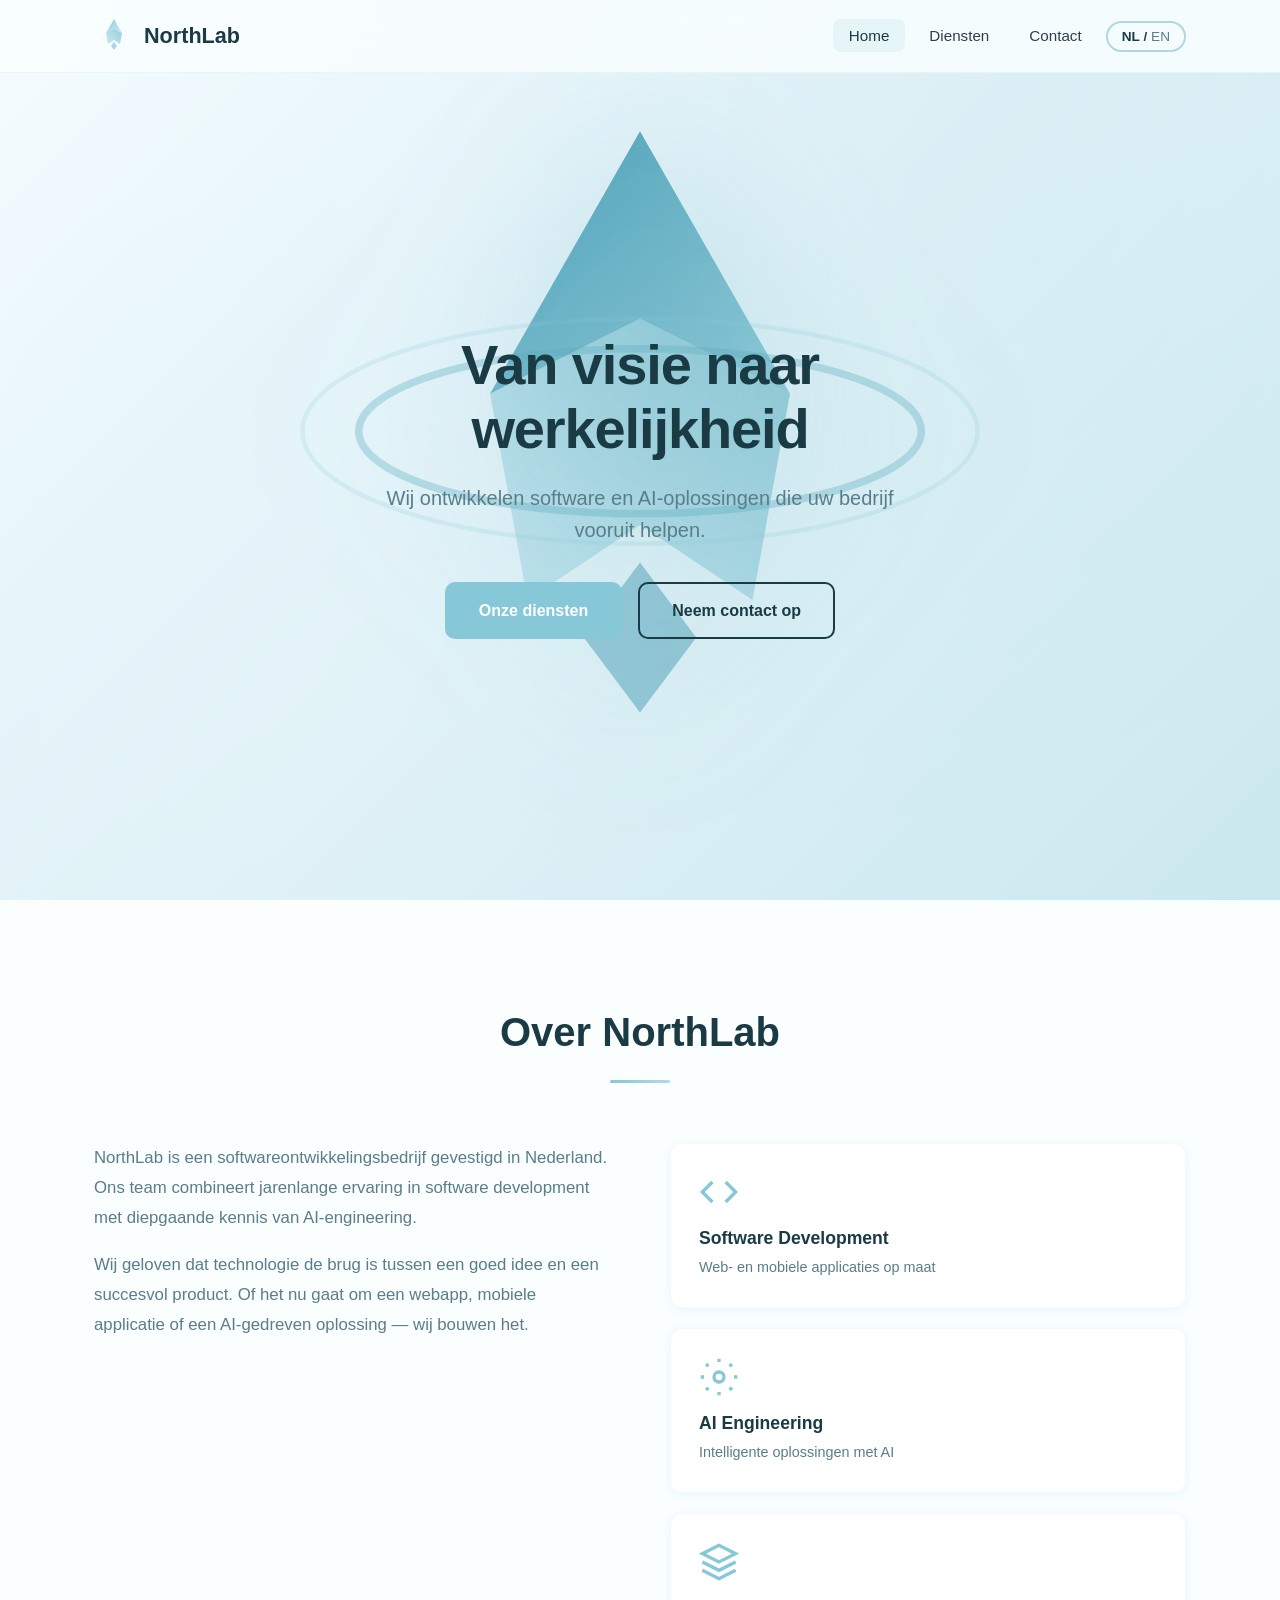
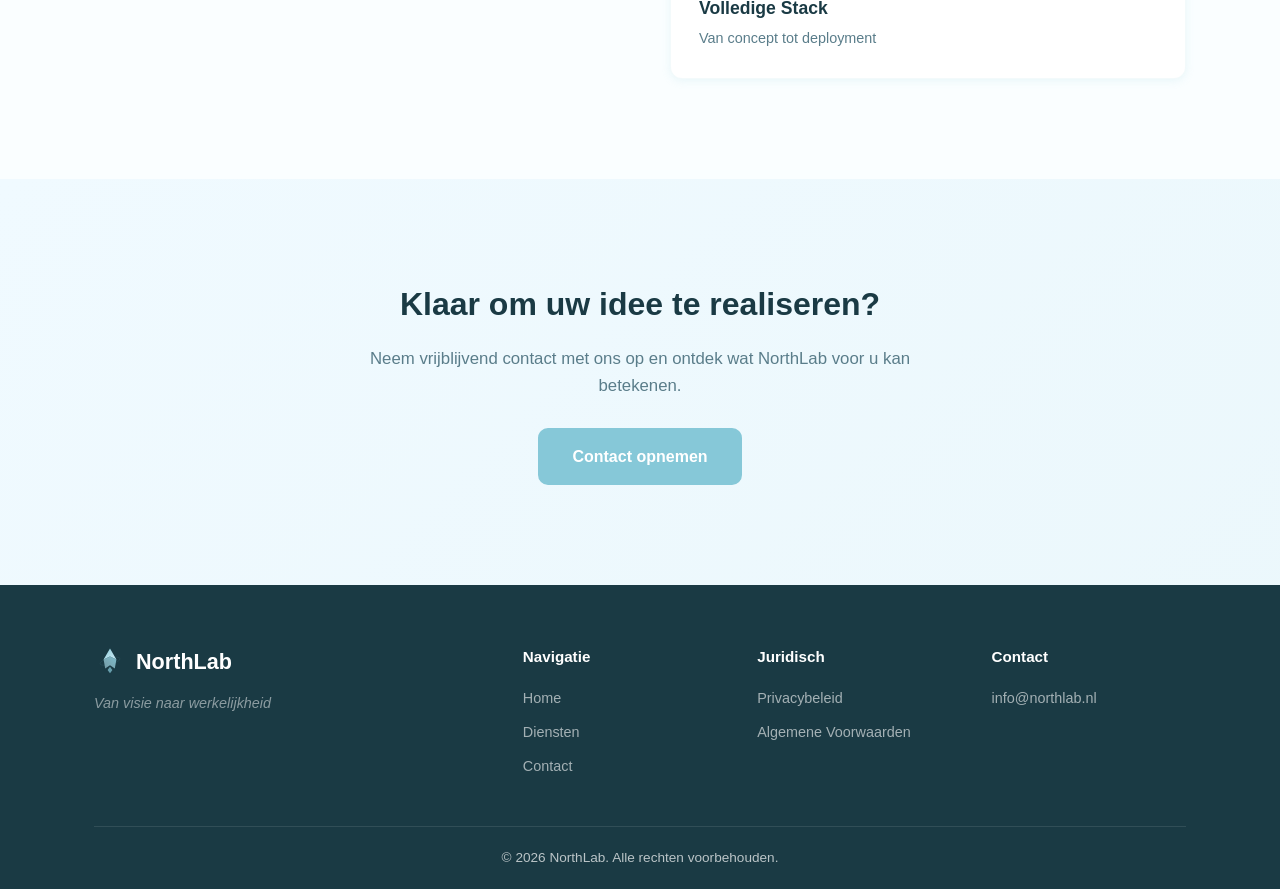
<file: index.html>
<!DOCTYPE html>
<html lang="nl">
<head>
  <meta charset="UTF-8">
  <meta name="viewport" content="width=device-width, initial-scale=1.0">
  <meta name="description" content="NorthLab is een softwareontwikkelingsbedrijf in Nederland. Wij bouwen web apps, mobiele apps en AI-oplossingen. Van visie naar werkelijkheid.">
  <meta name="keywords" content="software development, app ontwikkeling, webontwikkeling, AI engineering, Nederland, NorthLab">
  <meta name="author" content="NorthLab">
  <meta name="robots" content="index, follow">
  <link rel="canonical" href="https://northlab.nl/">
  <!-- Open Graph -->
  <meta property="og:type" content="website">
  <meta property="og:url" content="https://northlab.nl/">
  <meta property="og:title" content="NorthLab - Software Development & AI Engineering">
  <meta property="og:description" content="NorthLab is een softwareontwikkelingsbedrijf in Nederland. Wij bouwen web apps, mobiele apps en AI-oplossingen.">
  <meta property="og:image" content="https://northlab.nl/images/og-image.svg">
  <meta property="og:locale" content="nl_NL">
  <meta property="og:locale:alternate" content="en_US">
  <meta property="og:site_name" content="NorthLab">
  <!-- Twitter Card -->
  <meta name="twitter:card" content="summary">
  <meta name="twitter:title" content="NorthLab - Software Development & AI Engineering">
  <meta name="twitter:description" content="NorthLab is een softwareontwikkelingsbedrijf in Nederland. Wij bouwen web apps, mobiele apps en AI-oplossingen.">
  <title>NorthLab - Software Development & AI Engineering | Nederland</title>
  <link rel="icon" type="image/svg+xml" href="/favicon.svg">
  <link rel="stylesheet" href="/css/style.css">
  <!-- Structured Data -->
  <script type="application/ld+json">
  {
    "@context": "https://schema.org",
    "@type": "Organization",
    "name": "NorthLab",
    "url": "https://northlab.nl",
    "logo": "https://northlab.nl/images/logo.svg",
    "email": "info@northlab.nl",
    "description": "Software Development & AI Engineering bedrijf in Nederland",
    "address": {
      "@type": "PostalAddress",
      "addressCountry": "NL"
    },
    "sameAs": []
  }
  </script>
</head>
<body>
  <!-- Navigation -->
  <nav class="navbar" id="navbar">
    <div class="container nav-container">
      <a href="/" class="nav-logo">
        <img src="/images/logo.svg" alt="NorthLab Logo" width="40" height="40">
        <span>NorthLab</span>
      </a>
      <button class="nav-toggle" id="navToggle" aria-label="Menu">
        <span></span><span></span><span></span>
      </button>
      <ul class="nav-links" id="navLinks">
        <li><a href="/" class="active" data-nl="Home" data-en="Home">Home</a></li>
        <li><a href="/diensten.html" data-nl="Diensten" data-en="Services">Diensten</a></li>
        <li><a href="/contact.html" data-nl="Contact" data-en="Contact">Contact</a></li>
        <li>
          <button class="lang-btn" id="langToggle" aria-label="Taal wisselen">
            <span class="lang-active">NL</span> / <span class="lang-inactive">EN</span>
          </button>
        </li>
      </ul>
    </div>
  </nav>

  <!-- Hero -->
  <section class="hero">
    <div class="hero-bg"></div>
    <div class="hero-logo-bg">
      <svg class="hero-logo-svg" viewBox="0 0 200 200" xmlns="http://www.w3.org/2000/svg">
        <defs>
          <linearGradient id="hg1" x1="0%" y1="0%" x2="100%" y2="100%">
            <stop offset="0%" stop-color="#4a9eb5" stop-opacity="1" />
            <stop offset="100%" stop-color="#6db8ca" stop-opacity="0.7" />
          </linearGradient>
          <linearGradient id="hg2" x1="100%" y1="0%" x2="0%" y2="100%">
            <stop offset="0%" stop-color="#5aadbe" stop-opacity="0.6" />
            <stop offset="100%" stop-color="#86C8D8" stop-opacity="0.35" />
          </linearGradient>
        </defs>
        <polygon class="logo-part logo-top" points="100,15 140,85 100,65 60,85" fill="url(#hg1)" />
        <polygon class="logo-part logo-body" points="100,65 140,85 130,140 100,120 70,140 60,85" fill="url(#hg2)" />
        <polygon class="logo-part logo-diamond" points="100,130 115,150 100,170 85,150" fill="#4a9eb5" opacity="0.5" />
        <ellipse class="logo-part logo-ring-1" cx="100" cy="95" rx="75" ry="22" fill="none" stroke="#5aadbe" stroke-width="2" opacity="0.35" />
        <ellipse class="logo-part logo-ring-2" cx="100" cy="95" rx="90" ry="30" fill="none" stroke="#86C8D8" stroke-width="1.2" opacity="0.2" />
      </svg>
    </div>
    <div class="container hero-content">
      <h1 class="fade-up" data-nl="Van visie naar werkelijkheid" data-en="From vision to reality">Van visie naar werkelijkheid</h1>
      <p class="hero-sub fade-up delay-1" data-nl="Wij ontwikkelen software en AI-oplossingen die uw bedrijf vooruit helpen." data-en="We develop software and AI solutions that drive your business forward.">Wij ontwikkelen software en AI-oplossingen die uw bedrijf vooruit helpen.</p>
      <div class="hero-buttons fade-up delay-2">
        <a href="/diensten.html" class="btn btn-primary" data-nl="Onze diensten" data-en="Our services">Onze diensten</a>
        <a href="/contact.html" class="btn btn-outline" data-nl="Neem contact op" data-en="Get in touch">Neem contact op</a>
      </div>
    </div>
  </section>

  <!-- About -->
  <section class="section" id="about">
    <div class="container">
      <div class="section-header scroll-reveal">
        <h2 data-nl="Over NorthLab" data-en="About NorthLab">Over NorthLab</h2>
        <div class="section-line"></div>
      </div>
      <div class="about-grid">
        <div class="about-text scroll-reveal">
          <p data-nl="NorthLab is een softwareontwikkelingsbedrijf gevestigd in Nederland. Ons team combineert jarenlange ervaring in software development met diepgaande kennis van AI-engineering." data-en="NorthLab is a software development company based in the Netherlands. Our team combines years of software development experience with deep AI engineering expertise.">NorthLab is een softwareontwikkelingsbedrijf gevestigd in Nederland. Ons team combineert jarenlange ervaring in software development met diepgaande kennis van AI-engineering.</p>
          <p data-nl="Wij geloven dat technologie de brug is tussen een goed idee en een succesvol product. Of het nu gaat om een webapp, mobiele applicatie of een AI-gedreven oplossing — wij bouwen het." data-en="We believe technology is the bridge between a good idea and a successful product. Whether it's a web app, mobile application, or AI-powered solution — we build it.">Wij geloven dat technologie de brug is tussen een goed idee en een succesvol product. Of het nu gaat om een webapp, mobiele applicatie of een AI-gedreven oplossing — wij bouwen het.</p>
        </div>
        <div class="about-stats scroll-reveal">
          <div class="stat-card">
            <div class="stat-icon">
              <svg viewBox="0 0 24 24" fill="none" stroke="currentColor" stroke-width="2"><polyline points="16 18 22 12 16 6"></polyline><polyline points="8 6 2 12 8 18"></polyline></svg>
            </div>
            <h3 data-nl="Software Development" data-en="Software Development">Software Development</h3>
            <p data-nl="Web- en mobiele applicaties op maat" data-en="Custom web and mobile applications">Web- en mobiele applicaties op maat</p>
          </div>
          <div class="stat-card">
            <div class="stat-icon">
              <svg viewBox="0 0 24 24" fill="none" stroke="currentColor" stroke-width="2"><circle cx="12" cy="12" r="3"></circle><path d="M12 1v2M12 21v2M4.22 4.22l1.42 1.42M18.36 18.36l1.42 1.42M1 12h2M21 12h2M4.22 19.78l1.42-1.42M18.36 5.64l1.42-1.42"></path></svg>
            </div>
            <h3 data-nl="AI Engineering" data-en="AI Engineering">AI Engineering</h3>
            <p data-nl="Intelligente oplossingen met AI" data-en="Intelligent AI-powered solutions">Intelligente oplossingen met AI</p>
          </div>
          <div class="stat-card">
            <div class="stat-icon">
              <svg viewBox="0 0 24 24" fill="none" stroke="currentColor" stroke-width="2"><path d="M12 2L2 7l10 5 10-5-10-5z"></path><path d="M2 17l10 5 10-5"></path><path d="M2 12l10 5 10-5"></path></svg>
            </div>
            <h3 data-nl="Volledige Stack" data-en="Full Stack">Volledige Stack</h3>
            <p data-nl="Van concept tot deployment" data-en="From concept to deployment">Van concept tot deployment</p>
          </div>
        </div>
      </div>
    </div>
  </section>

  <!-- CTA -->
  <section class="section section-accent">
    <div class="container cta-section scroll-reveal">
      <h2 data-nl="Klaar om uw idee te realiseren?" data-en="Ready to bring your idea to life?">Klaar om uw idee te realiseren?</h2>
      <p data-nl="Neem vrijblijvend contact met ons op en ontdek wat NorthLab voor u kan betekenen." data-en="Get in touch with us and discover what NorthLab can do for you.">Neem vrijblijvend contact met ons op en ontdek wat NorthLab voor u kan betekenen.</p>
      <a href="/contact.html" class="btn btn-primary" data-nl="Contact opnemen" data-en="Contact us">Contact opnemen</a>
    </div>
  </section>

  <!-- Footer -->
  <footer class="footer">
    <div class="container">
      <div class="footer-grid">
        <div class="footer-brand">
          <a href="/" class="nav-logo">
            <img src="/images/logo.svg" alt="NorthLab" width="32" height="32">
            <span>NorthLab</span>
          </a>
          <p data-nl="Van visie naar werkelijkheid" data-en="From vision to reality">Van visie naar werkelijkheid</p>
        </div>
        <div class="footer-nav">
          <h4 data-nl="Navigatie" data-en="Navigation">Navigatie</h4>
          <ul>
            <li><a href="/" data-nl="Home" data-en="Home">Home</a></li>
            <li><a href="/diensten.html" data-nl="Diensten" data-en="Services">Diensten</a></li>
            <li><a href="/contact.html" data-nl="Contact" data-en="Contact">Contact</a></li>
          </ul>
        </div>
        <div class="footer-legal">
          <h4 data-nl="Juridisch" data-en="Legal">Juridisch</h4>
          <ul>
            <li><a href="/privacy.html" data-nl="Privacybeleid" data-en="Privacy Policy">Privacybeleid</a></li>
            <li><a href="/voorwaarden.html" data-nl="Algemene Voorwaarden" data-en="Terms & Conditions">Algemene Voorwaarden</a></li>
          </ul>
        </div>
        <div class="footer-contact">
          <h4 data-nl="Contact" data-en="Contact">Contact</h4>
          <p><a href="mailto:info@northlab.nl">info@northlab.nl</a></p>
        </div>
      </div>
      <div class="footer-bottom">
        <p>&copy; 2026 NorthLab. <span data-nl="Alle rechten voorbehouden." data-en="All rights reserved.">Alle rechten voorbehouden.</span></p>
      </div>
    </div>
  </footer>

  <script src="/js/main.js"></script>
</body>
</html>
</file>
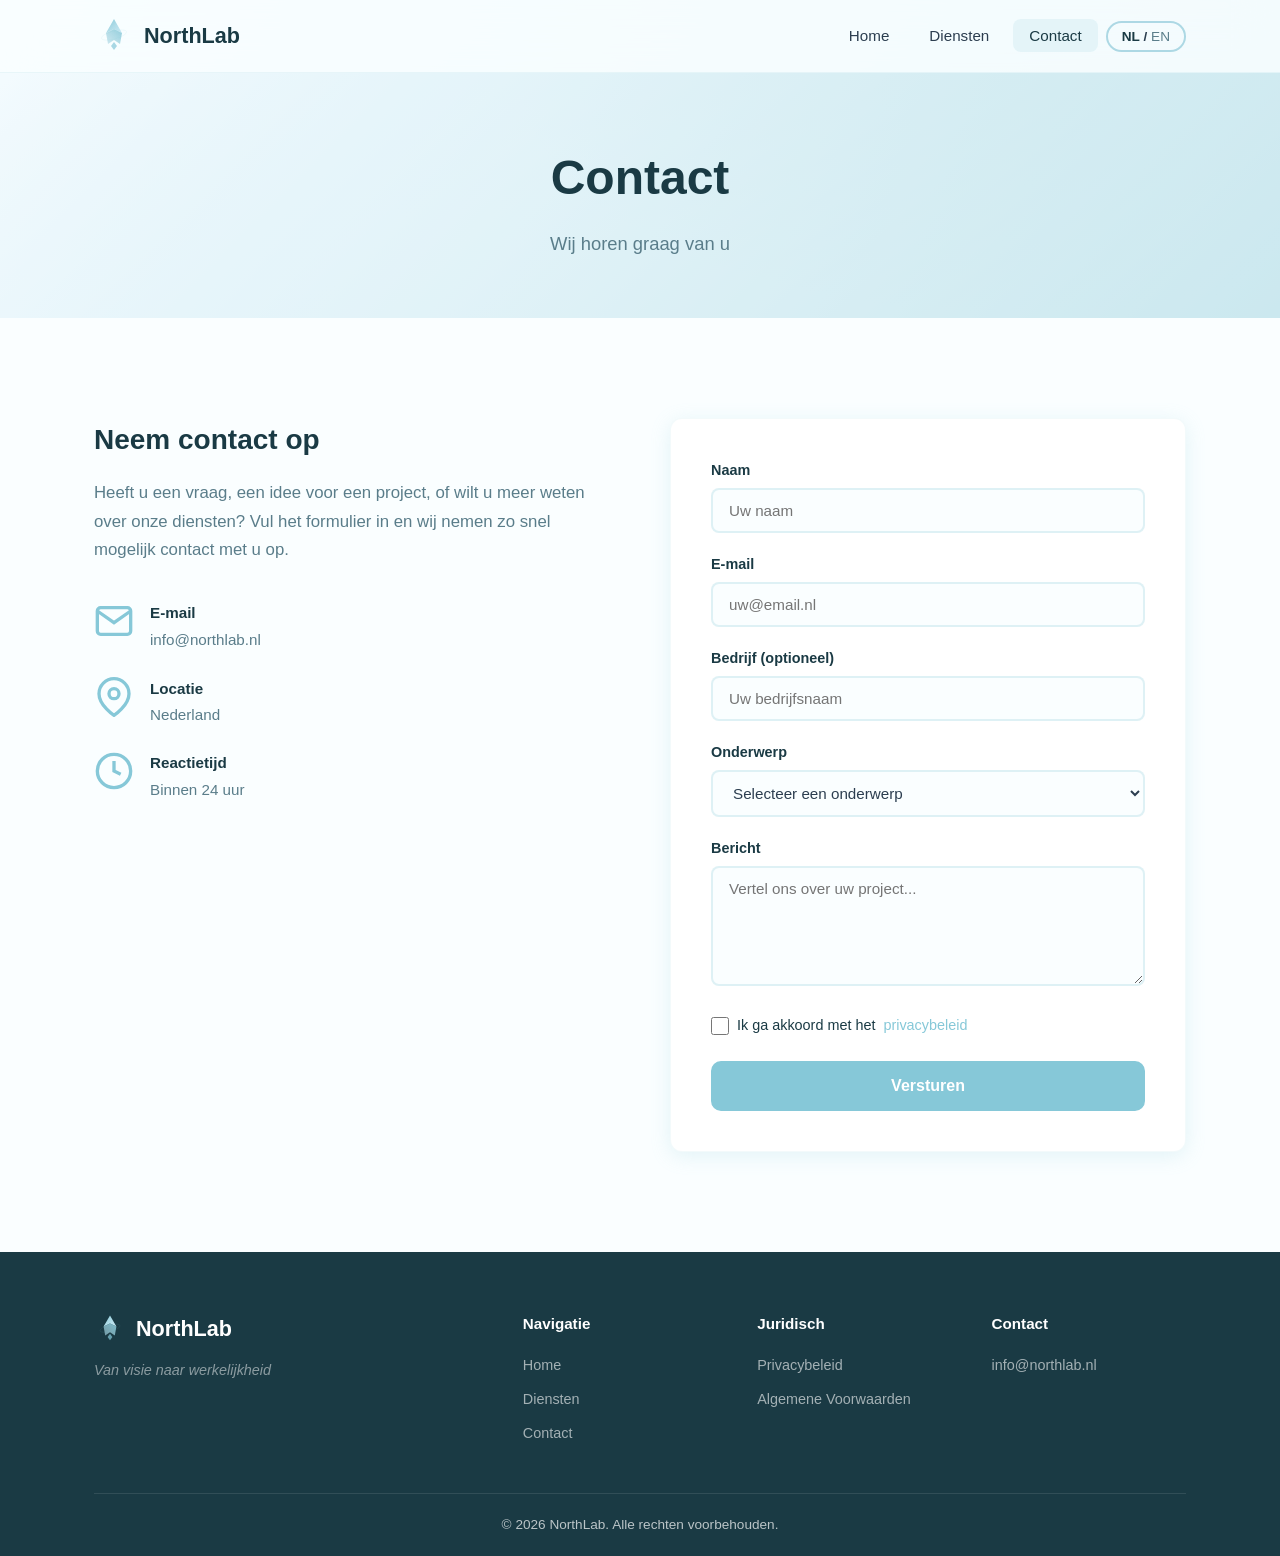
<file: contact.html>
<!DOCTYPE html>
<html lang="nl">
<head>
  <meta charset="UTF-8">
  <meta name="viewport" content="width=device-width, initial-scale=1.0">
  <meta name="description" content="Neem contact op met NorthLab voor uw software, web, app of AI project. Wij reageren binnen 24 uur. E-mail: info@northlab.nl">
  <meta name="keywords" content="contact NorthLab, software development Nederland, offerte aanvragen, info@northlab.nl">
  <meta name="author" content="NorthLab">
  <meta name="robots" content="index, follow">
  <link rel="canonical" href="https://northlab.nl/contact.html">
  <!-- Open Graph -->
  <meta property="og:type" content="website">
  <meta property="og:url" content="https://northlab.nl/contact.html">
  <meta property="og:title" content="Contact - NorthLab">
  <meta property="og:description" content="Neem contact op met NorthLab voor uw software, web, app of AI project. Wij reageren binnen 24 uur.">
  <meta property="og:image" content="https://northlab.nl/images/og-image.svg">
  <meta property="og:locale" content="nl_NL">
  <meta property="og:site_name" content="NorthLab">
  <!-- Twitter Card -->
  <meta name="twitter:card" content="summary">
  <meta name="twitter:title" content="Contact - NorthLab">
  <meta name="twitter:description" content="Neem contact op met NorthLab voor uw software, web, app of AI project.">
  <title>Contact - NorthLab | Neem Contact Op</title>
  <link rel="icon" type="image/svg+xml" href="/favicon.svg">
  <link rel="stylesheet" href="/css/style.css">
  <!-- Structured Data -->
  <script type="application/ld+json">
  {
    "@context": "https://schema.org",
    "@type": "ContactPage",
    "name": "Contact NorthLab",
    "url": "https://northlab.nl/contact.html",
    "mainEntity": {
      "@type": "Organization",
      "name": "NorthLab",
      "email": "info@northlab.nl",
      "url": "https://northlab.nl"
    }
  }
  </script>
</head>
<body>
  <!-- Navigation -->
  <nav class="navbar" id="navbar">
    <div class="container nav-container">
      <a href="/" class="nav-logo">
        <img src="/images/logo.svg" alt="NorthLab Logo" width="40" height="40">
        <span>NorthLab</span>
      </a>
      <button class="nav-toggle" id="navToggle" aria-label="Menu">
        <span></span><span></span><span></span>
      </button>
      <ul class="nav-links" id="navLinks">
        <li><a href="/" data-nl="Home" data-en="Home">Home</a></li>
        <li><a href="/diensten.html" data-nl="Diensten" data-en="Services">Diensten</a></li>
        <li><a href="/contact.html" class="active" data-nl="Contact" data-en="Contact">Contact</a></li>
        <li>
          <button class="lang-btn" id="langToggle" aria-label="Taal wisselen">
            <span class="lang-active">NL</span> / <span class="lang-inactive">EN</span>
          </button>
        </li>
      </ul>
    </div>
  </nav>

  <!-- Page Header -->
  <section class="page-header">
    <div class="hero-bg"></div>
    <div class="container">
      <h1 class="fade-up" data-nl="Contact" data-en="Contact">Contact</h1>
      <p class="fade-up delay-1" data-nl="Wij horen graag van u" data-en="We'd love to hear from you">Wij horen graag van u</p>
    </div>
  </section>

  <!-- Contact -->
  <section class="section">
    <div class="container">
      <div class="contact-grid">
        <div class="contact-info scroll-reveal">
          <h2 data-nl="Neem contact op" data-en="Get in touch">Neem contact op</h2>
          <p data-nl="Heeft u een vraag, een idee voor een project, of wilt u meer weten over onze diensten? Vul het formulier in en wij nemen zo snel mogelijk contact met u op." data-en="Have a question, a project idea, or want to learn more about our services? Fill out the form and we'll get back to you as soon as possible.">Heeft u een vraag, een idee voor een project, of wilt u meer weten over onze diensten? Vul het formulier in en wij nemen zo snel mogelijk contact met u op.</p>

          <div class="contact-details">
            <div class="contact-item">
              <div class="contact-item-icon">
                <svg viewBox="0 0 24 24" fill="none" stroke="currentColor" stroke-width="2"><path d="M4 4h16c1.1 0 2 .9 2 2v12c0 1.1-.9 2-2 2H4c-1.1 0-2-.9-2-2V6c0-1.1.9-2 2-2z"></path><polyline points="22,6 12,13 2,6"></polyline></svg>
              </div>
              <div>
                <h4>E-mail</h4>
                <a href="mailto:info@northlab.nl">info@northlab.nl</a>
              </div>
            </div>
            <div class="contact-item">
              <div class="contact-item-icon">
                <svg viewBox="0 0 24 24" fill="none" stroke="currentColor" stroke-width="2"><path d="M21 10c0 7-9 13-9 13s-9-6-9-13a9 9 0 0 1 18 0z"></path><circle cx="12" cy="10" r="3"></circle></svg>
              </div>
              <div>
                <h4 data-nl="Locatie" data-en="Location">Locatie</h4>
                <p data-nl="Nederland" data-en="The Netherlands">Nederland</p>
              </div>
            </div>
            <div class="contact-item">
              <div class="contact-item-icon">
                <svg viewBox="0 0 24 24" fill="none" stroke="currentColor" stroke-width="2"><circle cx="12" cy="12" r="10"></circle><polyline points="12 6 12 12 16 14"></polyline></svg>
              </div>
              <div>
                <h4 data-nl="Reactietijd" data-en="Response time">Reactietijd</h4>
                <p data-nl="Binnen 24 uur" data-en="Within 24 hours">Binnen 24 uur</p>
              </div>
            </div>
          </div>
        </div>

        <form class="contact-form scroll-reveal" method="POST" action="https://formsubmit.co/info@northlab.nl">
          <input type="hidden" name="_next" value="https://northlab.nl/success.html">
          <input type="hidden" name="_subject" value="Nieuw contactformulier bericht - NorthLab">
          <input type="hidden" name="_captcha" value="true">
          <input type="text" name="_honey" style="display:none">
          <div class="form-group">
            <label for="name" data-nl="Naam" data-en="Name">Naam</label>
            <input type="text" id="name" name="name" required data-nl-placeholder="Uw naam" data-en-placeholder="Your name" placeholder="Uw naam">
          </div>
          <div class="form-group">
            <label for="email">E-mail</label>
            <input type="email" id="email" name="email" required data-nl-placeholder="uw@email.nl" data-en-placeholder="your@email.com" placeholder="uw@email.nl">
          </div>
          <div class="form-group">
            <label for="company" data-nl="Bedrijf (optioneel)" data-en="Company (optional)">Bedrijf (optioneel)</label>
            <input type="text" id="company" name="company" data-nl-placeholder="Uw bedrijfsnaam" data-en-placeholder="Your company name" placeholder="Uw bedrijfsnaam">
          </div>
          <div class="form-group">
            <label for="subject" data-nl="Onderwerp" data-en="Subject">Onderwerp</label>
            <select id="subject" name="subject" required>
              <option value="" data-nl="Selecteer een onderwerp" data-en="Select a subject">Selecteer een onderwerp</option>
              <option value="webontwikkeling" data-nl="Webontwikkeling" data-en="Web Development">Webontwikkeling</option>
              <option value="app-ontwikkeling" data-nl="App Ontwikkeling" data-en="App Development">App Ontwikkeling</option>
              <option value="ai-engineering" data-nl="AI Engineering" data-en="AI Engineering">AI Engineering</option>
              <option value="advies" data-nl="Technisch Advies" data-en="Technical Consulting">Technisch Advies</option>
              <option value="overig" data-nl="Overig" data-en="Other">Overig</option>
            </select>
          </div>
          <div class="form-group">
            <label for="message" data-nl="Bericht" data-en="Message">Bericht</label>
            <textarea id="message" name="message" rows="5" required data-nl-placeholder="Vertel ons over uw project..." data-en-placeholder="Tell us about your project..." placeholder="Vertel ons over uw project..."></textarea>
          </div>
          <div class="form-group form-consent">
            <label class="checkbox-label">
              <input type="checkbox" name="privacy" required>
              <span data-nl="Ik ga akkoord met het " data-en="I agree to the ">Ik ga akkoord met het </span><a href="/privacy.html" data-nl="privacybeleid" data-en="privacy policy">privacybeleid</a>
            </label>
          </div>
          <button type="submit" class="btn btn-primary btn-full" data-nl="Versturen" data-en="Send message">Versturen</button>
        </form>
      </div>
    </div>
  </section>

  <!-- Footer -->
  <footer class="footer">
    <div class="container">
      <div class="footer-grid">
        <div class="footer-brand">
          <a href="/" class="nav-logo">
            <img src="/images/logo.svg" alt="NorthLab" width="32" height="32">
            <span>NorthLab</span>
          </a>
          <p data-nl="Van visie naar werkelijkheid" data-en="From vision to reality">Van visie naar werkelijkheid</p>
        </div>
        <div class="footer-nav">
          <h4 data-nl="Navigatie" data-en="Navigation">Navigatie</h4>
          <ul>
            <li><a href="/" data-nl="Home" data-en="Home">Home</a></li>
            <li><a href="/diensten.html" data-nl="Diensten" data-en="Services">Diensten</a></li>
            <li><a href="/contact.html" data-nl="Contact" data-en="Contact">Contact</a></li>
          </ul>
        </div>
        <div class="footer-legal">
          <h4 data-nl="Juridisch" data-en="Legal">Juridisch</h4>
          <ul>
            <li><a href="/privacy.html" data-nl="Privacybeleid" data-en="Privacy Policy">Privacybeleid</a></li>
            <li><a href="/voorwaarden.html" data-nl="Algemene Voorwaarden" data-en="Terms & Conditions">Algemene Voorwaarden</a></li>
          </ul>
        </div>
        <div class="footer-contact">
          <h4 data-nl="Contact" data-en="Contact">Contact</h4>
          <p><a href="mailto:info@northlab.nl">info@northlab.nl</a></p>
        </div>
      </div>
      <div class="footer-bottom">
        <p>&copy; 2026 NorthLab. <span data-nl="Alle rechten voorbehouden." data-en="All rights reserved.">Alle rechten voorbehouden.</span></p>
      </div>
    </div>
  </footer>

  <script src="/js/main.js"></script>
</body>
</html>
</file>
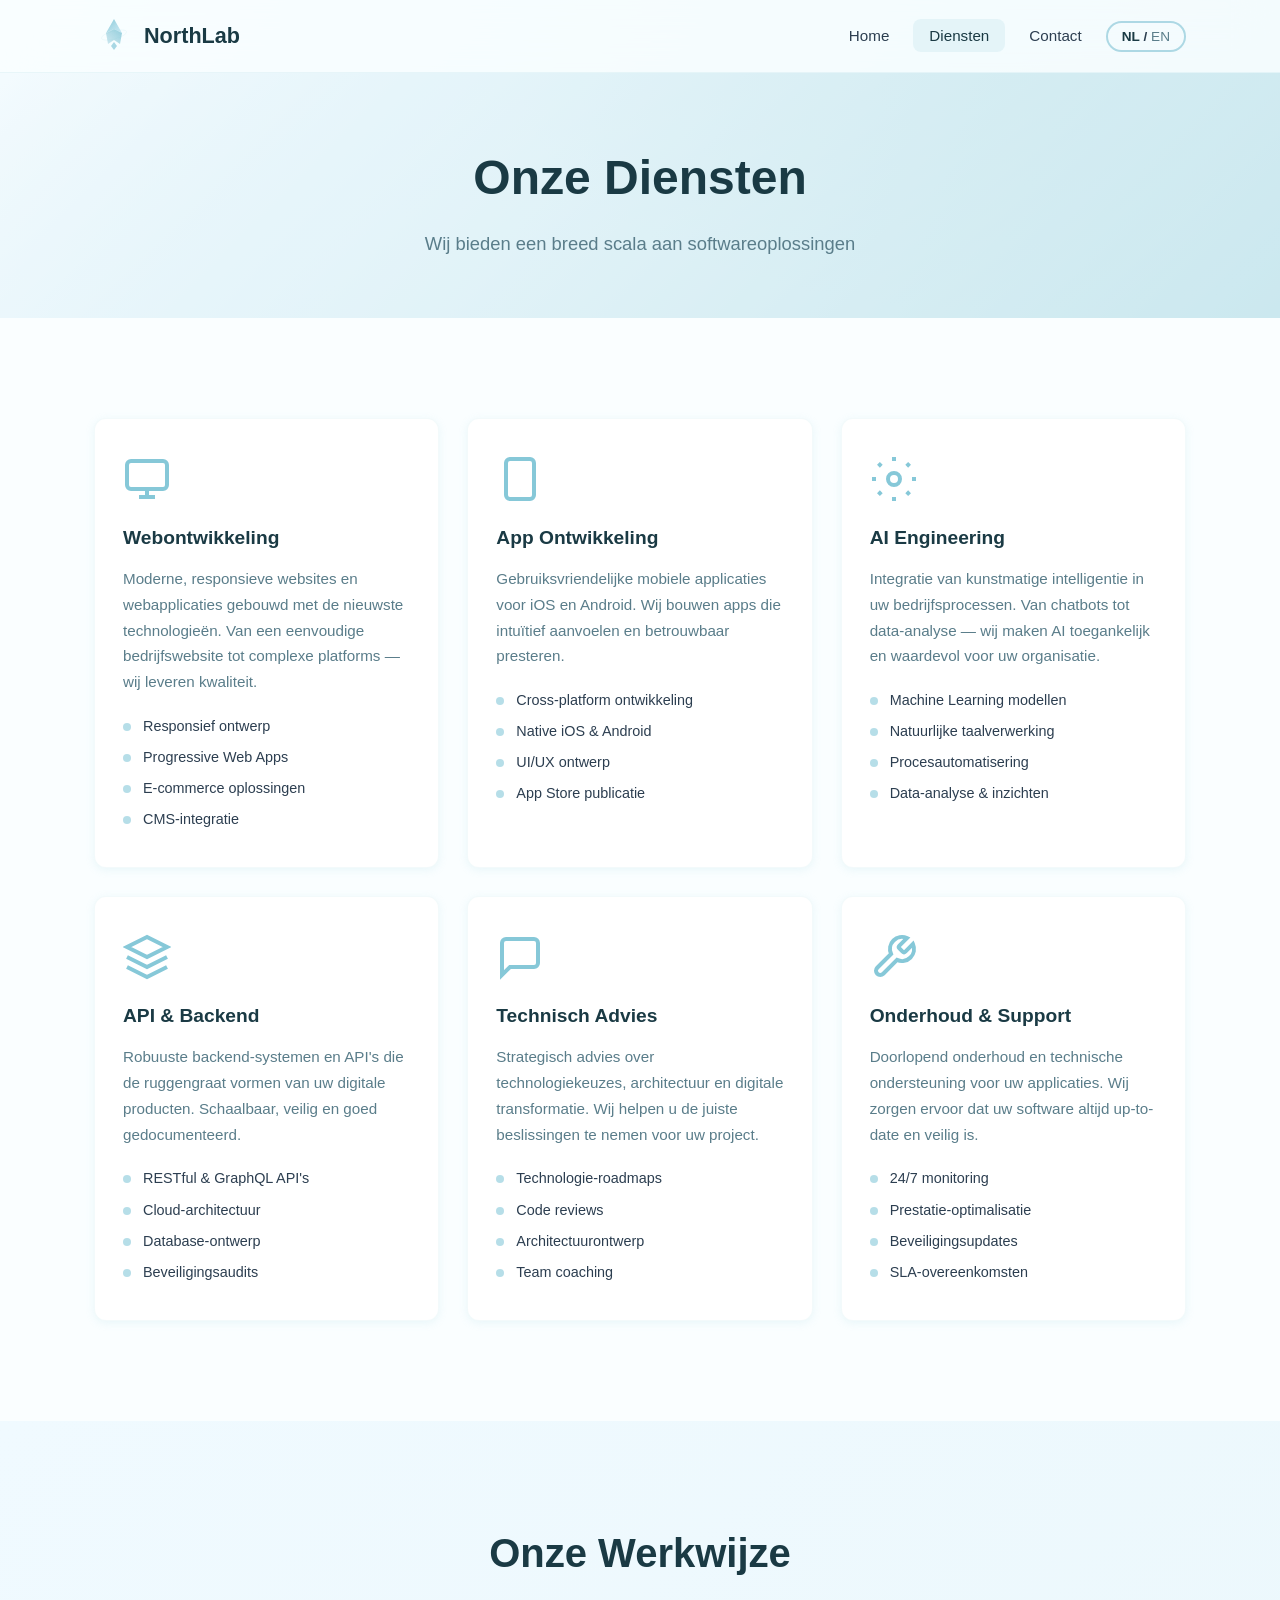
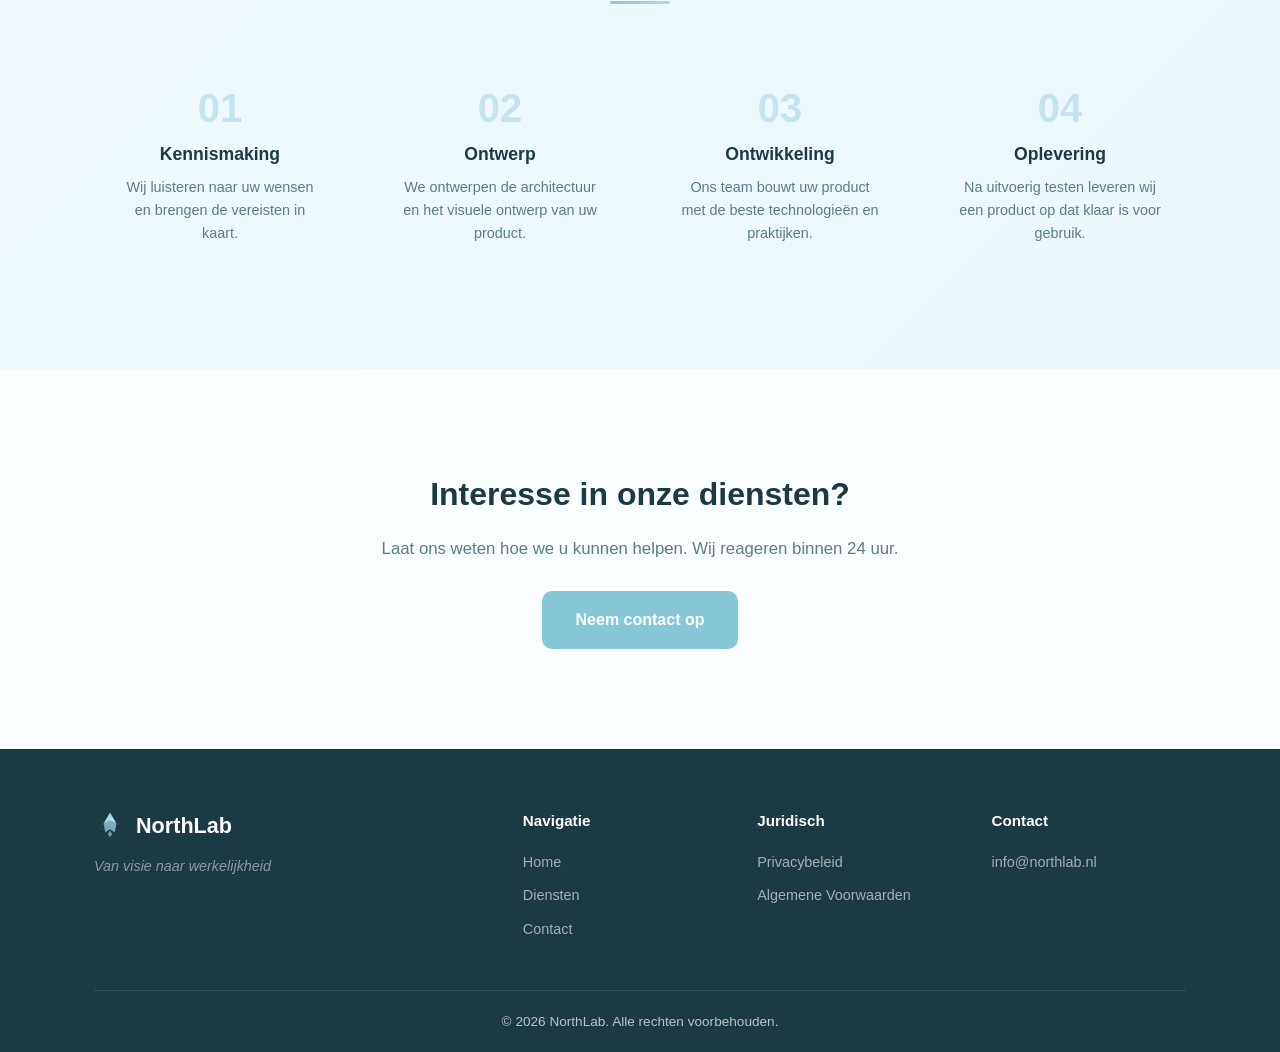
<file: diensten.html>
<!DOCTYPE html>
<html lang="nl">
<head>
  <meta charset="UTF-8">
  <meta name="viewport" content="width=device-width, initial-scale=1.0">
  <meta name="description" content="NorthLab diensten: webontwikkeling, app ontwikkeling, AI engineering, API development en technisch advies. Bekijk ons volledige aanbod.">
  <meta name="keywords" content="webontwikkeling, app ontwikkeling, AI engineering, API development, technisch advies, software op maat, Nederland">
  <meta name="author" content="NorthLab">
  <meta name="robots" content="index, follow">
  <link rel="canonical" href="https://northlab.nl/diensten.html">
  <!-- Open Graph -->
  <meta property="og:type" content="website">
  <meta property="og:url" content="https://northlab.nl/diensten.html">
  <meta property="og:title" content="Onze Diensten - NorthLab">
  <meta property="og:description" content="Webontwikkeling, app ontwikkeling, AI engineering en meer. Ontdek wat NorthLab voor u kan bouwen.">
  <meta property="og:image" content="https://northlab.nl/images/og-image.svg">
  <meta property="og:locale" content="nl_NL">
  <meta property="og:site_name" content="NorthLab">
  <!-- Twitter Card -->
  <meta name="twitter:card" content="summary">
  <meta name="twitter:title" content="Onze Diensten - NorthLab">
  <meta name="twitter:description" content="Webontwikkeling, app ontwikkeling, AI engineering en meer. Ontdek wat NorthLab voor u kan bouwen.">
  <title>Diensten - NorthLab | Web, App & AI Development</title>
  <link rel="icon" type="image/svg+xml" href="/favicon.svg">
  <link rel="stylesheet" href="/css/style.css">
  <!-- Structured Data -->
  <script type="application/ld+json">
  {
    "@context": "https://schema.org",
    "@type": "Service",
    "provider": {
      "@type": "Organization",
      "name": "NorthLab",
      "url": "https://northlab.nl"
    },
    "serviceType": ["Software Development", "Web Development", "App Development", "AI Engineering"],
    "areaServed": {
      "@type": "Country",
      "name": "Netherlands"
    }
  }
  </script>
</head>
<body>
  <!-- Navigation -->
  <nav class="navbar" id="navbar">
    <div class="container nav-container">
      <a href="/" class="nav-logo">
        <img src="/images/logo.svg" alt="NorthLab Logo" width="40" height="40">
        <span>NorthLab</span>
      </a>
      <button class="nav-toggle" id="navToggle" aria-label="Menu">
        <span></span><span></span><span></span>
      </button>
      <ul class="nav-links" id="navLinks">
        <li><a href="/" data-nl="Home" data-en="Home">Home</a></li>
        <li><a href="/diensten.html" class="active" data-nl="Diensten" data-en="Services">Diensten</a></li>
        <li><a href="/contact.html" data-nl="Contact" data-en="Contact">Contact</a></li>
        <li>
          <button class="lang-btn" id="langToggle" aria-label="Taal wisselen">
            <span class="lang-active">NL</span> / <span class="lang-inactive">EN</span>
          </button>
        </li>
      </ul>
    </div>
  </nav>

  <!-- Page Header -->
  <section class="page-header">
    <div class="hero-bg"></div>
    <div class="container">
      <h1 class="fade-up" data-nl="Onze Diensten" data-en="Our Services">Onze Diensten</h1>
      <p class="fade-up delay-1" data-nl="Wij bieden een breed scala aan softwareoplossingen" data-en="We offer a wide range of software solutions">Wij bieden een breed scala aan softwareoplossingen</p>
    </div>
  </section>

  <!-- Services -->
  <section class="section">
    <div class="container">
      <div class="services-grid">
        <!-- Web Development -->
        <div class="service-card scroll-reveal">
          <div class="service-icon">
            <svg viewBox="0 0 24 24" fill="none" stroke="currentColor" stroke-width="2"><rect x="2" y="3" width="20" height="14" rx="2" ry="2"></rect><line x1="8" y1="21" x2="16" y2="21"></line><line x1="12" y1="17" x2="12" y2="21"></line></svg>
          </div>
          <h3 data-nl="Webontwikkeling" data-en="Web Development">Webontwikkeling</h3>
          <p data-nl="Moderne, responsieve websites en webapplicaties gebouwd met de nieuwste technologieën. Van een eenvoudige bedrijfswebsite tot complexe platforms — wij leveren kwaliteit." data-en="Modern, responsive websites and web applications built with the latest technologies. From a simple business website to complex platforms — we deliver quality.">Moderne, responsieve websites en webapplicaties gebouwd met de nieuwste technologieën. Van een eenvoudige bedrijfswebsite tot complexe platforms — wij leveren kwaliteit.</p>
          <ul class="service-features">
            <li data-nl="Responsief ontwerp" data-en="Responsive design">Responsief ontwerp</li>
            <li data-nl="Progressive Web Apps" data-en="Progressive Web Apps">Progressive Web Apps</li>
            <li data-nl="E-commerce oplossingen" data-en="E-commerce solutions">E-commerce oplossingen</li>
            <li data-nl="CMS-integratie" data-en="CMS integration">CMS-integratie</li>
          </ul>
        </div>

        <!-- App Development -->
        <div class="service-card scroll-reveal">
          <div class="service-icon">
            <svg viewBox="0 0 24 24" fill="none" stroke="currentColor" stroke-width="2"><rect x="5" y="2" width="14" height="20" rx="2" ry="2"></rect><line x1="12" y1="18" x2="12.01" y2="18"></line></svg>
          </div>
          <h3 data-nl="App Ontwikkeling" data-en="App Development">App Ontwikkeling</h3>
          <p data-nl="Gebruiksvriendelijke mobiele applicaties voor iOS en Android. Wij bouwen apps die intuïtief aanvoelen en betrouwbaar presteren." data-en="User-friendly mobile applications for iOS and Android. We build apps that feel intuitive and perform reliably.">Gebruiksvriendelijke mobiele applicaties voor iOS en Android. Wij bouwen apps die intuïtief aanvoelen en betrouwbaar presteren.</p>
          <ul class="service-features">
            <li data-nl="Cross-platform ontwikkeling" data-en="Cross-platform development">Cross-platform ontwikkeling</li>
            <li data-nl="Native iOS & Android" data-en="Native iOS & Android">Native iOS & Android</li>
            <li data-nl="UI/UX ontwerp" data-en="UI/UX design">UI/UX ontwerp</li>
            <li data-nl="App Store publicatie" data-en="App Store publishing">App Store publicatie</li>
          </ul>
        </div>

        <!-- AI Engineering -->
        <div class="service-card scroll-reveal">
          <div class="service-icon">
            <svg viewBox="0 0 24 24" fill="none" stroke="currentColor" stroke-width="2"><circle cx="12" cy="12" r="3"></circle><path d="M12 1v2M12 21v2M4.22 4.22l1.42 1.42M18.36 18.36l1.42 1.42M1 12h2M21 12h2M4.22 19.78l1.42-1.42M18.36 5.64l1.42-1.42"></path></svg>
          </div>
          <h3 data-nl="AI Engineering" data-en="AI Engineering">AI Engineering</h3>
          <p data-nl="Integratie van kunstmatige intelligentie in uw bedrijfsprocessen. Van chatbots tot data-analyse — wij maken AI toegankelijk en waardevol voor uw organisatie." data-en="Integration of artificial intelligence into your business processes. From chatbots to data analysis — we make AI accessible and valuable for your organization.">Integratie van kunstmatige intelligentie in uw bedrijfsprocessen. Van chatbots tot data-analyse — wij maken AI toegankelijk en waardevol voor uw organisatie.</p>
          <ul class="service-features">
            <li data-nl="Machine Learning modellen" data-en="Machine Learning models">Machine Learning modellen</li>
            <li data-nl="Natuurlijke taalverwerking" data-en="Natural Language Processing">Natuurlijke taalverwerking</li>
            <li data-nl="Procesautomatisering" data-en="Process automation">Procesautomatisering</li>
            <li data-nl="Data-analyse & inzichten" data-en="Data analysis & insights">Data-analyse & inzichten</li>
          </ul>
        </div>

        <!-- API Development -->
        <div class="service-card scroll-reveal">
          <div class="service-icon">
            <svg viewBox="0 0 24 24" fill="none" stroke="currentColor" stroke-width="2"><path d="M12 2L2 7l10 5 10-5-10-5z"></path><path d="M2 17l10 5 10-5"></path><path d="M2 12l10 5 10-5"></path></svg>
          </div>
          <h3 data-nl="API & Backend" data-en="API & Backend">API & Backend</h3>
          <p data-nl="Robuuste backend-systemen en API's die de ruggengraat vormen van uw digitale producten. Schaalbaar, veilig en goed gedocumenteerd." data-en="Robust backend systems and APIs that form the backbone of your digital products. Scalable, secure, and well-documented.">Robuuste backend-systemen en API's die de ruggengraat vormen van uw digitale producten. Schaalbaar, veilig en goed gedocumenteerd.</p>
          <ul class="service-features">
            <li data-nl="RESTful & GraphQL API's" data-en="RESTful & GraphQL APIs">RESTful & GraphQL API's</li>
            <li data-nl="Cloud-architectuur" data-en="Cloud architecture">Cloud-architectuur</li>
            <li data-nl="Database-ontwerp" data-en="Database design">Database-ontwerp</li>
            <li data-nl="Beveiligingsaudits" data-en="Security audits">Beveiligingsaudits</li>
          </ul>
        </div>

        <!-- Consulting -->
        <div class="service-card scroll-reveal">
          <div class="service-icon">
            <svg viewBox="0 0 24 24" fill="none" stroke="currentColor" stroke-width="2"><path d="M21 15a2 2 0 0 1-2 2H7l-4 4V5a2 2 0 0 1 2-2h14a2 2 0 0 1 2 2z"></path></svg>
          </div>
          <h3 data-nl="Technisch Advies" data-en="Technical Consulting">Technisch Advies</h3>
          <p data-nl="Strategisch advies over technologiekeuzes, architectuur en digitale transformatie. Wij helpen u de juiste beslissingen te nemen voor uw project." data-en="Strategic advice on technology choices, architecture, and digital transformation. We help you make the right decisions for your project.">Strategisch advies over technologiekeuzes, architectuur en digitale transformatie. Wij helpen u de juiste beslissingen te nemen voor uw project.</p>
          <ul class="service-features">
            <li data-nl="Technologie-roadmaps" data-en="Technology roadmaps">Technologie-roadmaps</li>
            <li data-nl="Code reviews" data-en="Code reviews">Code reviews</li>
            <li data-nl="Architectuurontwerp" data-en="Architecture design">Architectuurontwerp</li>
            <li data-nl="Team coaching" data-en="Team coaching">Team coaching</li>
          </ul>
        </div>

        <!-- Maintenance -->
        <div class="service-card scroll-reveal">
          <div class="service-icon">
            <svg viewBox="0 0 24 24" fill="none" stroke="currentColor" stroke-width="2"><path d="M14.7 6.3a1 1 0 0 0 0 1.4l1.6 1.6a1 1 0 0 0 1.4 0l3.77-3.77a6 6 0 0 1-7.94 7.94l-6.91 6.91a2.12 2.12 0 0 1-3-3l6.91-6.91a6 6 0 0 1 7.94-7.94l-3.76 3.76z"></path></svg>
          </div>
          <h3 data-nl="Onderhoud & Support" data-en="Maintenance & Support">Onderhoud & Support</h3>
          <p data-nl="Doorlopend onderhoud en technische ondersteuning voor uw applicaties. Wij zorgen ervoor dat uw software altijd up-to-date en veilig is." data-en="Ongoing maintenance and technical support for your applications. We ensure your software is always up-to-date and secure.">Doorlopend onderhoud en technische ondersteuning voor uw applicaties. Wij zorgen ervoor dat uw software altijd up-to-date en veilig is.</p>
          <ul class="service-features">
            <li data-nl="24/7 monitoring" data-en="24/7 monitoring">24/7 monitoring</li>
            <li data-nl="Prestatie-optimalisatie" data-en="Performance optimization">Prestatie-optimalisatie</li>
            <li data-nl="Beveiligingsupdates" data-en="Security updates">Beveiligingsupdates</li>
            <li data-nl="SLA-overeenkomsten" data-en="SLA agreements">SLA-overeenkomsten</li>
          </ul>
        </div>
      </div>
    </div>
  </section>

  <!-- Process -->
  <section class="section section-accent">
    <div class="container">
      <div class="section-header scroll-reveal">
        <h2 data-nl="Onze Werkwijze" data-en="Our Process">Onze Werkwijze</h2>
        <div class="section-line"></div>
      </div>
      <div class="process-grid">
        <div class="process-step scroll-reveal">
          <div class="process-number">01</div>
          <h3 data-nl="Kennismaking" data-en="Discovery">Kennismaking</h3>
          <p data-nl="Wij luisteren naar uw wensen en brengen de vereisten in kaart." data-en="We listen to your needs and map out the requirements.">Wij luisteren naar uw wensen en brengen de vereisten in kaart.</p>
        </div>
        <div class="process-step scroll-reveal">
          <div class="process-number">02</div>
          <h3 data-nl="Ontwerp" data-en="Design">Ontwerp</h3>
          <p data-nl="We ontwerpen de architectuur en het visuele ontwerp van uw product." data-en="We design the architecture and visual design of your product.">We ontwerpen de architectuur en het visuele ontwerp van uw product.</p>
        </div>
        <div class="process-step scroll-reveal">
          <div class="process-number">03</div>
          <h3 data-nl="Ontwikkeling" data-en="Development">Ontwikkeling</h3>
          <p data-nl="Ons team bouwt uw product met de beste technologieën en praktijken." data-en="Our team builds your product with the best technologies and practices.">Ons team bouwt uw product met de beste technologieën en praktijken.</p>
        </div>
        <div class="process-step scroll-reveal">
          <div class="process-number">04</div>
          <h3 data-nl="Oplevering" data-en="Delivery">Oplevering</h3>
          <p data-nl="Na uitvoerig testen leveren wij een product op dat klaar is voor gebruik." data-en="After thorough testing, we deliver a product ready for use.">Na uitvoerig testen leveren wij een product op dat klaar is voor gebruik.</p>
        </div>
      </div>
    </div>
  </section>

  <!-- CTA -->
  <section class="section">
    <div class="container cta-section scroll-reveal">
      <h2 data-nl="Interesse in onze diensten?" data-en="Interested in our services?">Interesse in onze diensten?</h2>
      <p data-nl="Laat ons weten hoe we u kunnen helpen. Wij reageren binnen 24 uur." data-en="Let us know how we can help. We respond within 24 hours.">Laat ons weten hoe we u kunnen helpen. Wij reageren binnen 24 uur.</p>
      <a href="/contact.html" class="btn btn-primary" data-nl="Neem contact op" data-en="Get in touch">Neem contact op</a>
    </div>
  </section>

  <!-- Footer -->
  <footer class="footer">
    <div class="container">
      <div class="footer-grid">
        <div class="footer-brand">
          <a href="/" class="nav-logo">
            <img src="/images/logo.svg" alt="NorthLab" width="32" height="32">
            <span>NorthLab</span>
          </a>
          <p data-nl="Van visie naar werkelijkheid" data-en="From vision to reality">Van visie naar werkelijkheid</p>
        </div>
        <div class="footer-nav">
          <h4 data-nl="Navigatie" data-en="Navigation">Navigatie</h4>
          <ul>
            <li><a href="/" data-nl="Home" data-en="Home">Home</a></li>
            <li><a href="/diensten.html" data-nl="Diensten" data-en="Services">Diensten</a></li>
            <li><a href="/contact.html" data-nl="Contact" data-en="Contact">Contact</a></li>
          </ul>
        </div>
        <div class="footer-legal">
          <h4 data-nl="Juridisch" data-en="Legal">Juridisch</h4>
          <ul>
            <li><a href="/privacy.html" data-nl="Privacybeleid" data-en="Privacy Policy">Privacybeleid</a></li>
            <li><a href="/voorwaarden.html" data-nl="Algemene Voorwaarden" data-en="Terms & Conditions">Algemene Voorwaarden</a></li>
          </ul>
        </div>
        <div class="footer-contact">
          <h4 data-nl="Contact" data-en="Contact">Contact</h4>
          <p><a href="mailto:info@northlab.nl">info@northlab.nl</a></p>
        </div>
      </div>
      <div class="footer-bottom">
        <p>&copy; 2026 NorthLab. <span data-nl="Alle rechten voorbehouden." data-en="All rights reserved.">Alle rechten voorbehouden.</span></p>
      </div>
    </div>
  </footer>

  <script src="/js/main.js"></script>
</body>
</html>
</file>
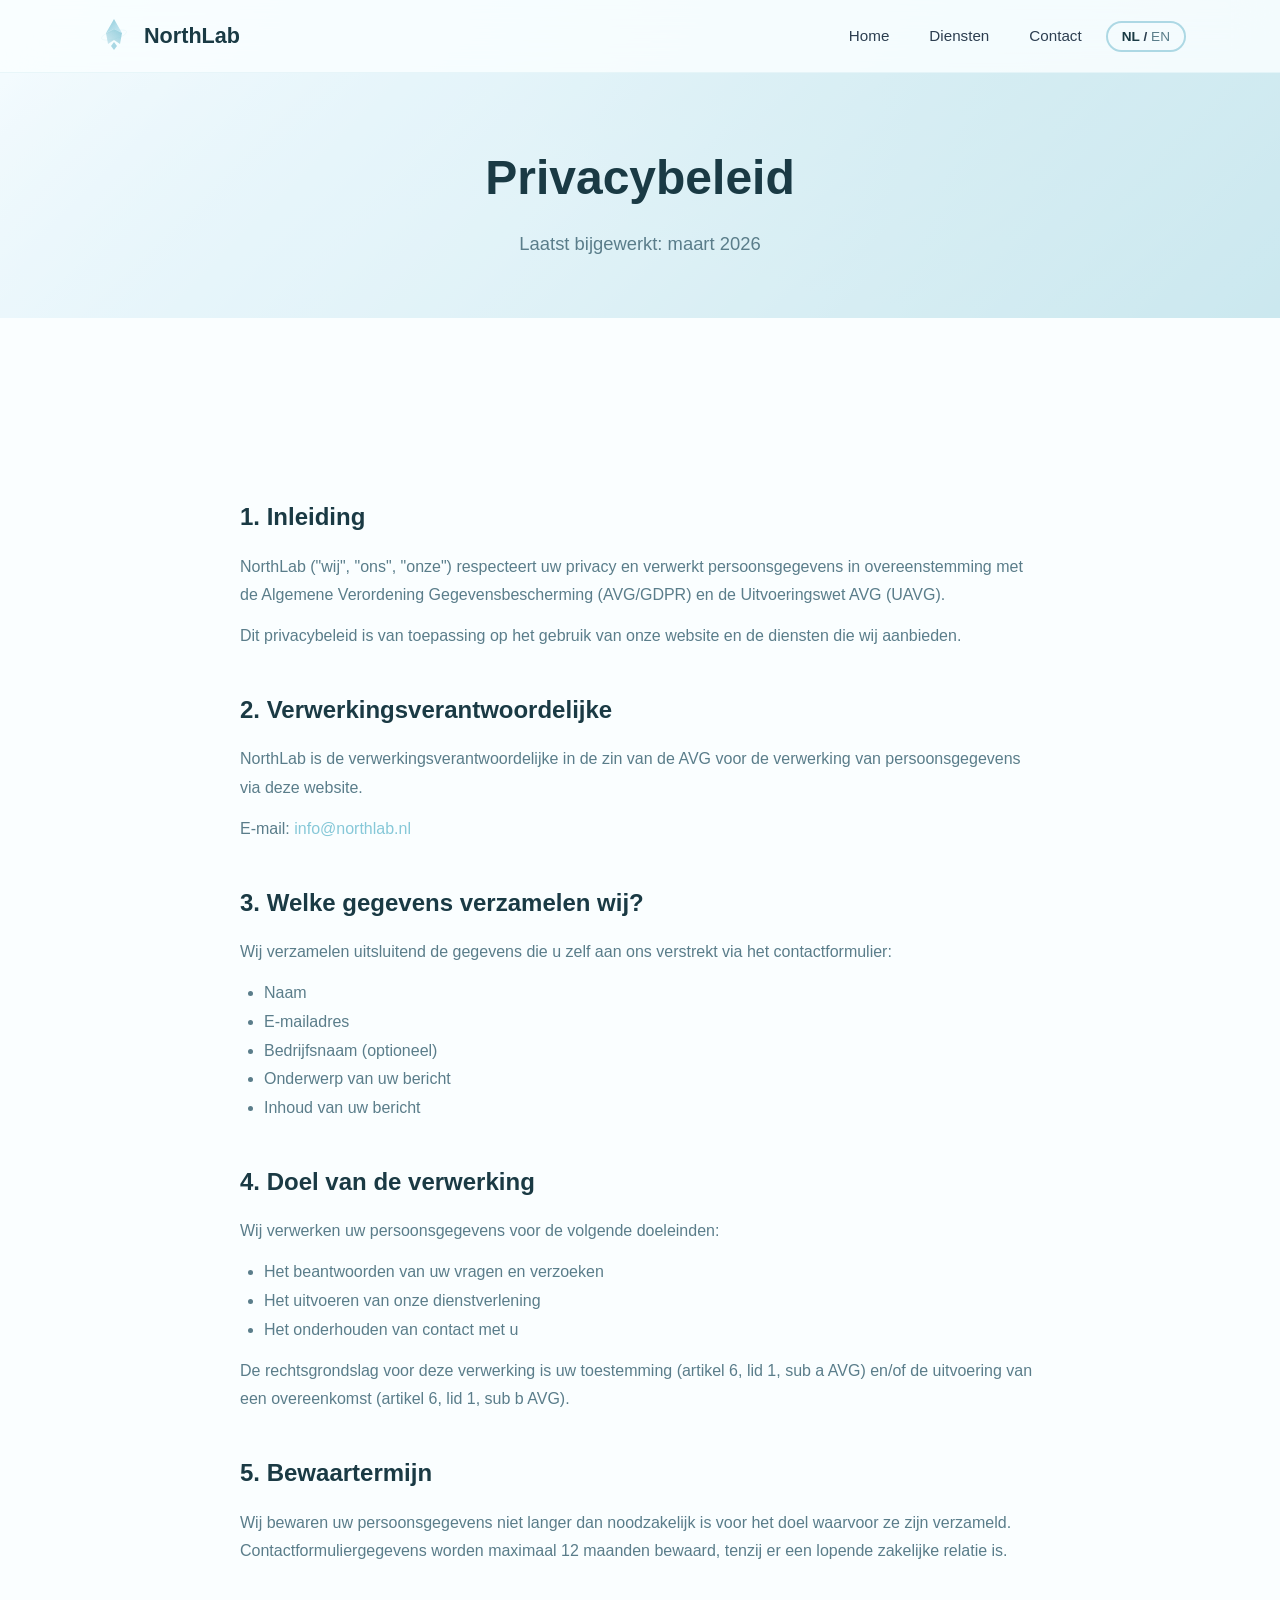
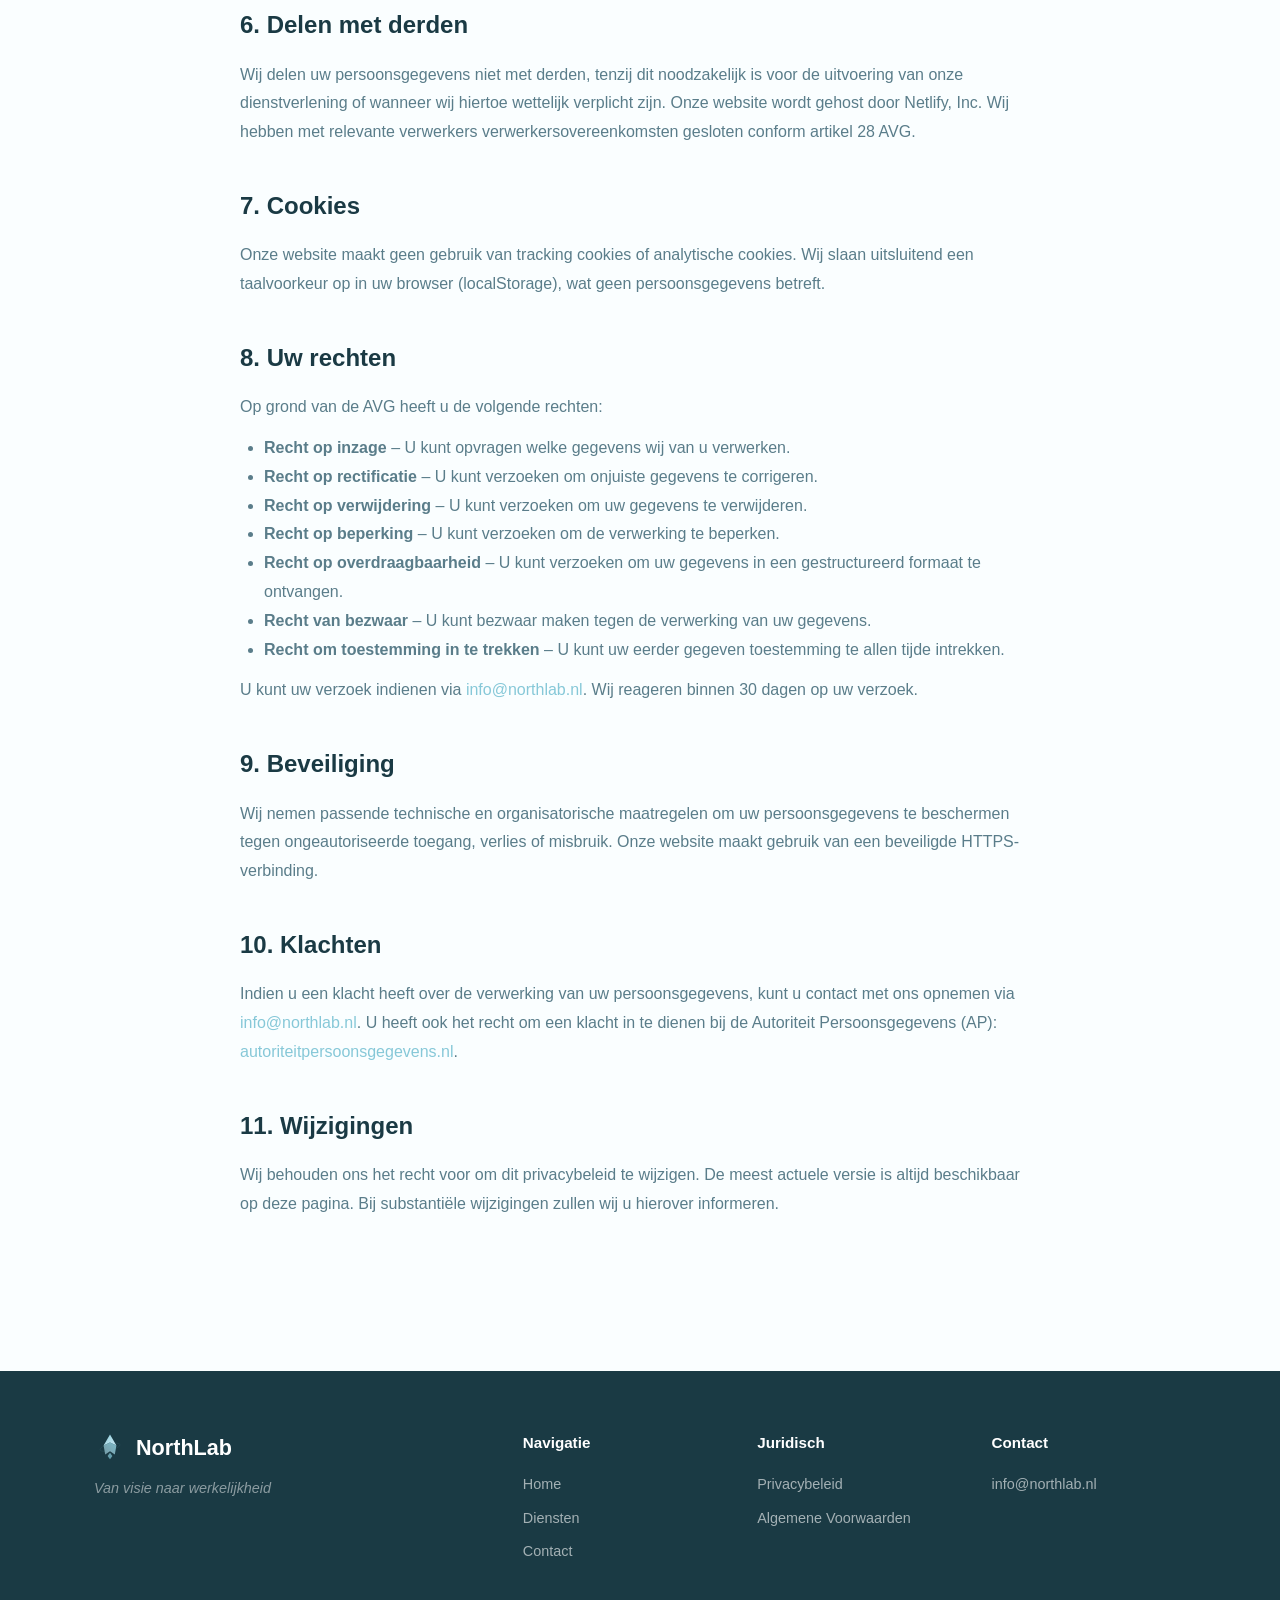
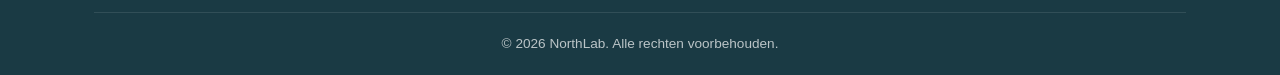
<file: privacy.html>
<!DOCTYPE html>
<html lang="nl">
<head>
  <meta charset="UTF-8">
  <meta name="viewport" content="width=device-width, initial-scale=1.0">
  <meta name="description" content="Privacybeleid van NorthLab. Lees hoe wij omgaan met uw persoonsgegevens conform de AVG/GDPR.">
  <meta name="author" content="NorthLab">
  <meta name="robots" content="index, follow">
  <link rel="canonical" href="https://northlab.nl/privacy.html">
  <meta property="og:title" content="Privacybeleid - NorthLab">
  <meta property="og:url" content="https://northlab.nl/privacy.html">
  <meta property="og:site_name" content="NorthLab">
  <title>Privacybeleid - NorthLab</title>
  <link rel="icon" type="image/svg+xml" href="/favicon.svg">
  <link rel="stylesheet" href="/css/style.css">
</head>
<body>
  <!-- Navigation -->
  <nav class="navbar" id="navbar">
    <div class="container nav-container">
      <a href="/" class="nav-logo">
        <img src="/images/logo.svg" alt="NorthLab Logo" width="40" height="40">
        <span>NorthLab</span>
      </a>
      <button class="nav-toggle" id="navToggle" aria-label="Menu">
        <span></span><span></span><span></span>
      </button>
      <ul class="nav-links" id="navLinks">
        <li><a href="/" data-nl="Home" data-en="Home">Home</a></li>
        <li><a href="/diensten.html" data-nl="Diensten" data-en="Services">Diensten</a></li>
        <li><a href="/contact.html" data-nl="Contact" data-en="Contact">Contact</a></li>
        <li>
          <button class="lang-btn" id="langToggle" aria-label="Taal wisselen">
            <span class="lang-active">NL</span> / <span class="lang-inactive">EN</span>
          </button>
        </li>
      </ul>
    </div>
  </nav>

  <!-- Page Header -->
  <section class="page-header">
    <div class="hero-bg"></div>
    <div class="container">
      <h1 class="fade-up" data-nl="Privacybeleid" data-en="Privacy Policy">Privacybeleid</h1>
      <p class="fade-up delay-1" data-nl="Laatst bijgewerkt: maart 2026" data-en="Last updated: March 2026">Laatst bijgewerkt: maart 2026</p>
    </div>
  </section>

  <!-- Content -->
  <section class="section">
    <div class="container legal-content">

      <div data-nl="" data-en="" style="display:none" id="legal-lang-nl"></div>

      <!-- Dutch version -->
      <div id="privacy-nl" class="legal-lang-block" data-lang="nl">
        <h2>1. Inleiding</h2>
        <p>NorthLab ("wij", "ons", "onze") respecteert uw privacy en verwerkt persoonsgegevens in overeenstemming met de Algemene Verordening Gegevensbescherming (AVG/GDPR) en de Uitvoeringswet AVG (UAVG).</p>
        <p>Dit privacybeleid is van toepassing op het gebruik van onze website en de diensten die wij aanbieden.</p>

        <h2>2. Verwerkingsverantwoordelijke</h2>
        <p>NorthLab is de verwerkingsverantwoordelijke in de zin van de AVG voor de verwerking van persoonsgegevens via deze website.</p>
        <p>E-mail: <a href="mailto:info@northlab.nl">info@northlab.nl</a></p>

        <h2>3. Welke gegevens verzamelen wij?</h2>
        <p>Wij verzamelen uitsluitend de gegevens die u zelf aan ons verstrekt via het contactformulier:</p>
        <ul>
          <li>Naam</li>
          <li>E-mailadres</li>
          <li>Bedrijfsnaam (optioneel)</li>
          <li>Onderwerp van uw bericht</li>
          <li>Inhoud van uw bericht</li>
        </ul>

        <h2>4. Doel van de verwerking</h2>
        <p>Wij verwerken uw persoonsgegevens voor de volgende doeleinden:</p>
        <ul>
          <li>Het beantwoorden van uw vragen en verzoeken</li>
          <li>Het uitvoeren van onze dienstverlening</li>
          <li>Het onderhouden van contact met u</li>
        </ul>
        <p>De rechtsgrondslag voor deze verwerking is uw toestemming (artikel 6, lid 1, sub a AVG) en/of de uitvoering van een overeenkomst (artikel 6, lid 1, sub b AVG).</p>

        <h2>5. Bewaartermijn</h2>
        <p>Wij bewaren uw persoonsgegevens niet langer dan noodzakelijk is voor het doel waarvoor ze zijn verzameld. Contactformuliergegevens worden maximaal 12 maanden bewaard, tenzij er een lopende zakelijke relatie is.</p>

        <h2>6. Delen met derden</h2>
        <p>Wij delen uw persoonsgegevens niet met derden, tenzij dit noodzakelijk is voor de uitvoering van onze dienstverlening of wanneer wij hiertoe wettelijk verplicht zijn. Onze website wordt gehost door Netlify, Inc. Wij hebben met relevante verwerkers verwerkersovereenkomsten gesloten conform artikel 28 AVG.</p>

        <h2>7. Cookies</h2>
        <p>Onze website maakt geen gebruik van tracking cookies of analytische cookies. Wij slaan uitsluitend een taalvoorkeur op in uw browser (localStorage), wat geen persoonsgegevens betreft.</p>

        <h2>8. Uw rechten</h2>
        <p>Op grond van de AVG heeft u de volgende rechten:</p>
        <ul>
          <li><strong>Recht op inzage</strong> – U kunt opvragen welke gegevens wij van u verwerken.</li>
          <li><strong>Recht op rectificatie</strong> – U kunt verzoeken om onjuiste gegevens te corrigeren.</li>
          <li><strong>Recht op verwijdering</strong> – U kunt verzoeken om uw gegevens te verwijderen.</li>
          <li><strong>Recht op beperking</strong> – U kunt verzoeken om de verwerking te beperken.</li>
          <li><strong>Recht op overdraagbaarheid</strong> – U kunt verzoeken om uw gegevens in een gestructureerd formaat te ontvangen.</li>
          <li><strong>Recht van bezwaar</strong> – U kunt bezwaar maken tegen de verwerking van uw gegevens.</li>
          <li><strong>Recht om toestemming in te trekken</strong> – U kunt uw eerder gegeven toestemming te allen tijde intrekken.</li>
        </ul>
        <p>U kunt uw verzoek indienen via <a href="mailto:info@northlab.nl">info@northlab.nl</a>. Wij reageren binnen 30 dagen op uw verzoek.</p>

        <h2>9. Beveiliging</h2>
        <p>Wij nemen passende technische en organisatorische maatregelen om uw persoonsgegevens te beschermen tegen ongeautoriseerde toegang, verlies of misbruik. Onze website maakt gebruik van een beveiligde HTTPS-verbinding.</p>

        <h2>10. Klachten</h2>
        <p>Indien u een klacht heeft over de verwerking van uw persoonsgegevens, kunt u contact met ons opnemen via <a href="mailto:info@northlab.nl">info@northlab.nl</a>. U heeft ook het recht om een klacht in te dienen bij de Autoriteit Persoonsgegevens (AP): <a href="https://autoriteitpersoonsgegevens.nl" target="_blank" rel="noopener">autoriteitpersoonsgegevens.nl</a>.</p>

        <h2>11. Wijzigingen</h2>
        <p>Wij behouden ons het recht voor om dit privacybeleid te wijzigen. De meest actuele versie is altijd beschikbaar op deze pagina. Bij substantiële wijzigingen zullen wij u hierover informeren.</p>
      </div>

      <!-- English version -->
      <div id="privacy-en" class="legal-lang-block" data-lang="en" style="display:none;">
        <h2>1. Introduction</h2>
        <p>NorthLab ("we", "us", "our") respects your privacy and processes personal data in accordance with the General Data Protection Regulation (GDPR) and the Dutch GDPR Implementation Act (UAVG).</p>
        <p>This privacy policy applies to the use of our website and the services we offer.</p>

        <h2>2. Data Controller</h2>
        <p>NorthLab is the data controller within the meaning of the GDPR for the processing of personal data via this website.</p>
        <p>Email: <a href="mailto:info@northlab.nl">info@northlab.nl</a></p>

        <h2>3. What data do we collect?</h2>
        <p>We only collect data that you voluntarily provide to us through the contact form:</p>
        <ul>
          <li>Name</li>
          <li>Email address</li>
          <li>Company name (optional)</li>
          <li>Subject of your message</li>
          <li>Content of your message</li>
        </ul>

        <h2>4. Purpose of processing</h2>
        <p>We process your personal data for the following purposes:</p>
        <ul>
          <li>Responding to your questions and requests</li>
          <li>Providing our services</li>
          <li>Maintaining contact with you</li>
        </ul>
        <p>The legal basis for this processing is your consent (Article 6(1)(a) GDPR) and/or the performance of a contract (Article 6(1)(b) GDPR).</p>

        <h2>5. Retention period</h2>
        <p>We do not retain your personal data longer than necessary for the purpose for which it was collected. Contact form data is retained for a maximum of 12 months, unless there is an ongoing business relationship.</p>

        <h2>6. Third-party sharing</h2>
        <p>We do not share your personal data with third parties unless this is necessary for the provision of our services or when we are legally obligated to do so. Our website is hosted by Netlify, Inc. We have concluded data processing agreements with relevant processors in accordance with Article 28 GDPR.</p>

        <h2>7. Cookies</h2>
        <p>Our website does not use tracking cookies or analytical cookies. We only store a language preference in your browser (localStorage), which does not constitute personal data.</p>

        <h2>8. Your rights</h2>
        <p>Under the GDPR, you have the following rights:</p>
        <ul>
          <li><strong>Right of access</strong> – You can request which data we process about you.</li>
          <li><strong>Right to rectification</strong> – You can request correction of inaccurate data.</li>
          <li><strong>Right to erasure</strong> – You can request deletion of your data.</li>
          <li><strong>Right to restriction</strong> – You can request restriction of processing.</li>
          <li><strong>Right to data portability</strong> – You can request to receive your data in a structured format.</li>
          <li><strong>Right to object</strong> – You can object to the processing of your data.</li>
          <li><strong>Right to withdraw consent</strong> – You can withdraw your previously given consent at any time.</li>
        </ul>
        <p>You can submit your request via <a href="mailto:info@northlab.nl">info@northlab.nl</a>. We will respond to your request within 30 days.</p>

        <h2>9. Security</h2>
        <p>We take appropriate technical and organizational measures to protect your personal data against unauthorized access, loss, or misuse. Our website uses a secure HTTPS connection.</p>

        <h2>10. Complaints</h2>
        <p>If you have a complaint about the processing of your personal data, you can contact us at <a href="mailto:info@northlab.nl">info@northlab.nl</a>. You also have the right to file a complaint with the Dutch Data Protection Authority (Autoriteit Persoonsgegevens): <a href="https://autoriteitpersoonsgegevens.nl" target="_blank" rel="noopener">autoriteitpersoonsgegevens.nl</a>.</p>

        <h2>11. Changes</h2>
        <p>We reserve the right to modify this privacy policy. The most current version is always available on this page. In case of substantial changes, we will inform you accordingly.</p>
      </div>

    </div>
  </section>

  <!-- Footer -->
  <footer class="footer">
    <div class="container">
      <div class="footer-grid">
        <div class="footer-brand">
          <a href="/" class="nav-logo">
            <img src="/images/logo.svg" alt="NorthLab" width="32" height="32">
            <span>NorthLab</span>
          </a>
          <p data-nl="Van visie naar werkelijkheid" data-en="From vision to reality">Van visie naar werkelijkheid</p>
        </div>
        <div class="footer-nav">
          <h4 data-nl="Navigatie" data-en="Navigation">Navigatie</h4>
          <ul>
            <li><a href="/" data-nl="Home" data-en="Home">Home</a></li>
            <li><a href="/diensten.html" data-nl="Diensten" data-en="Services">Diensten</a></li>
            <li><a href="/contact.html" data-nl="Contact" data-en="Contact">Contact</a></li>
          </ul>
        </div>
        <div class="footer-legal">
          <h4 data-nl="Juridisch" data-en="Legal">Juridisch</h4>
          <ul>
            <li><a href="/privacy.html" data-nl="Privacybeleid" data-en="Privacy Policy">Privacybeleid</a></li>
            <li><a href="/voorwaarden.html" data-nl="Algemene Voorwaarden" data-en="Terms & Conditions">Algemene Voorwaarden</a></li>
          </ul>
        </div>
        <div class="footer-contact">
          <h4 data-nl="Contact" data-en="Contact">Contact</h4>
          <p><a href="mailto:info@northlab.nl">info@northlab.nl</a></p>
        </div>
      </div>
      <div class="footer-bottom">
        <p>&copy; 2026 NorthLab. <span data-nl="Alle rechten voorbehouden." data-en="All rights reserved.">Alle rechten voorbehouden.</span></p>
      </div>
    </div>
  </footer>

  <script src="/js/main.js"></script>
</body>
</html>
</file>
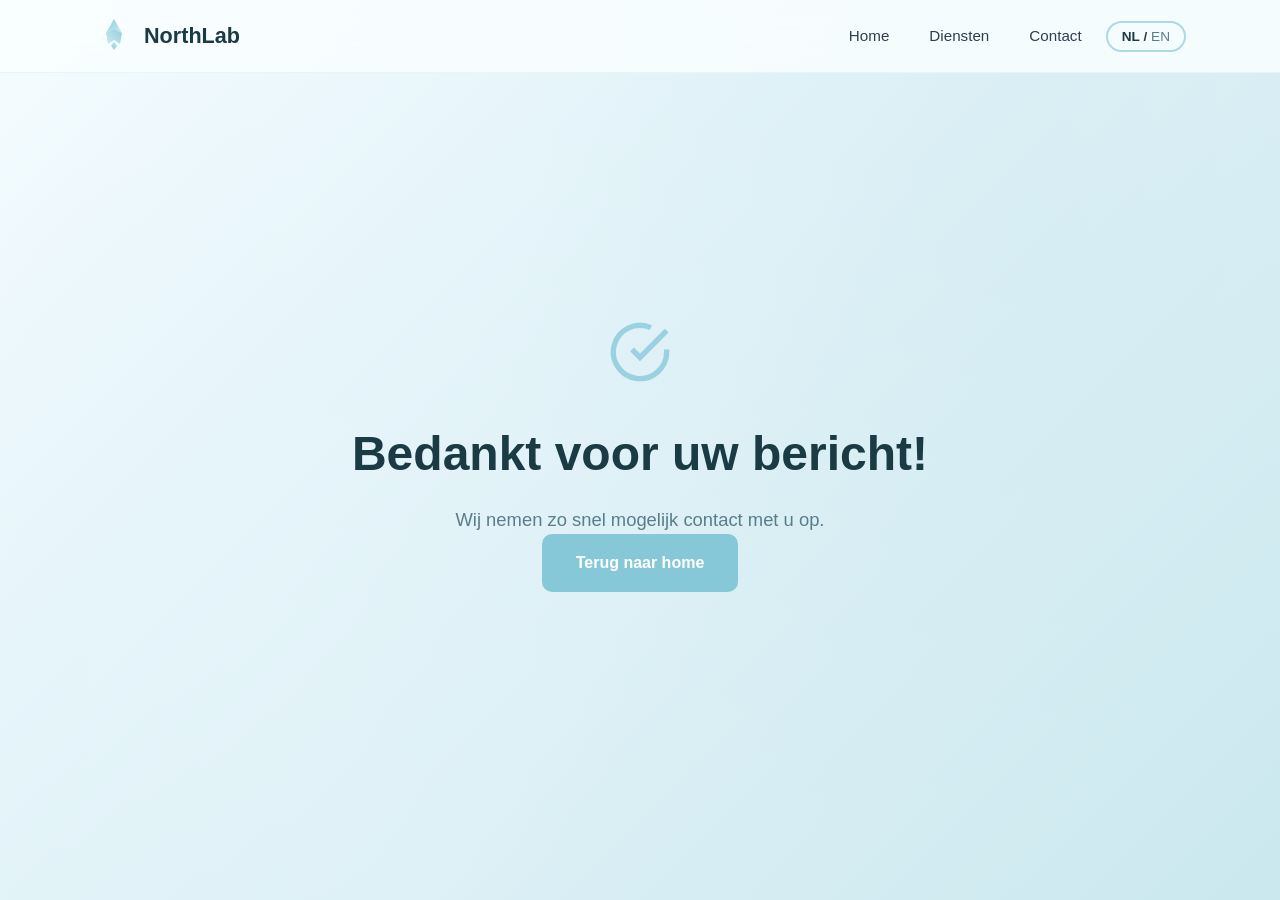
<file: success.html>
<!DOCTYPE html>
<html lang="nl">
<head>
  <meta charset="UTF-8">
  <meta name="viewport" content="width=device-width, initial-scale=1.0">
  <title>NorthLab - Bericht verzonden</title>
  <link rel="icon" type="image/svg+xml" href="/favicon.svg">
  <link rel="stylesheet" href="/css/style.css">
</head>
<body>
  <nav class="navbar" id="navbar">
    <div class="container nav-container">
      <a href="/" class="nav-logo">
        <img src="/images/logo.svg" alt="NorthLab Logo" width="40" height="40">
        <span>NorthLab</span>
      </a>
      <ul class="nav-links" id="navLinks">
        <li><a href="/" data-nl="Home" data-en="Home">Home</a></li>
        <li><a href="/diensten.html" data-nl="Diensten" data-en="Services">Diensten</a></li>
        <li><a href="/contact.html" data-nl="Contact" data-en="Contact">Contact</a></li>
        <li>
          <button class="lang-btn" id="langToggle" aria-label="Taal wisselen">
            <span class="lang-active">NL</span> / <span class="lang-inactive">EN</span>
          </button>
        </li>
      </ul>
    </div>
  </nav>

  <section class="page-header success-page">
    <div class="hero-bg"></div>
    <div class="container">
      <div class="success-icon">
        <svg viewBox="0 0 24 24" fill="none" stroke="currentColor" stroke-width="2" width="64" height="64"><path d="M22 11.08V12a10 10 0 1 1-5.93-9.14"></path><polyline points="22 4 12 14.01 9 11.01"></polyline></svg>
      </div>
      <h1 class="fade-up" data-nl="Bedankt voor uw bericht!" data-en="Thank you for your message!">Bedankt voor uw bericht!</h1>
      <p class="fade-up delay-1" data-nl="Wij nemen zo snel mogelijk contact met u op." data-en="We will get back to you as soon as possible.">Wij nemen zo snel mogelijk contact met u op.</p>
      <a href="/" class="btn btn-primary fade-up delay-2" data-nl="Terug naar home" data-en="Back to home">Terug naar home</a>
    </div>
  </section>

  <script src="/js/main.js"></script>
</body>
</html>
</file>
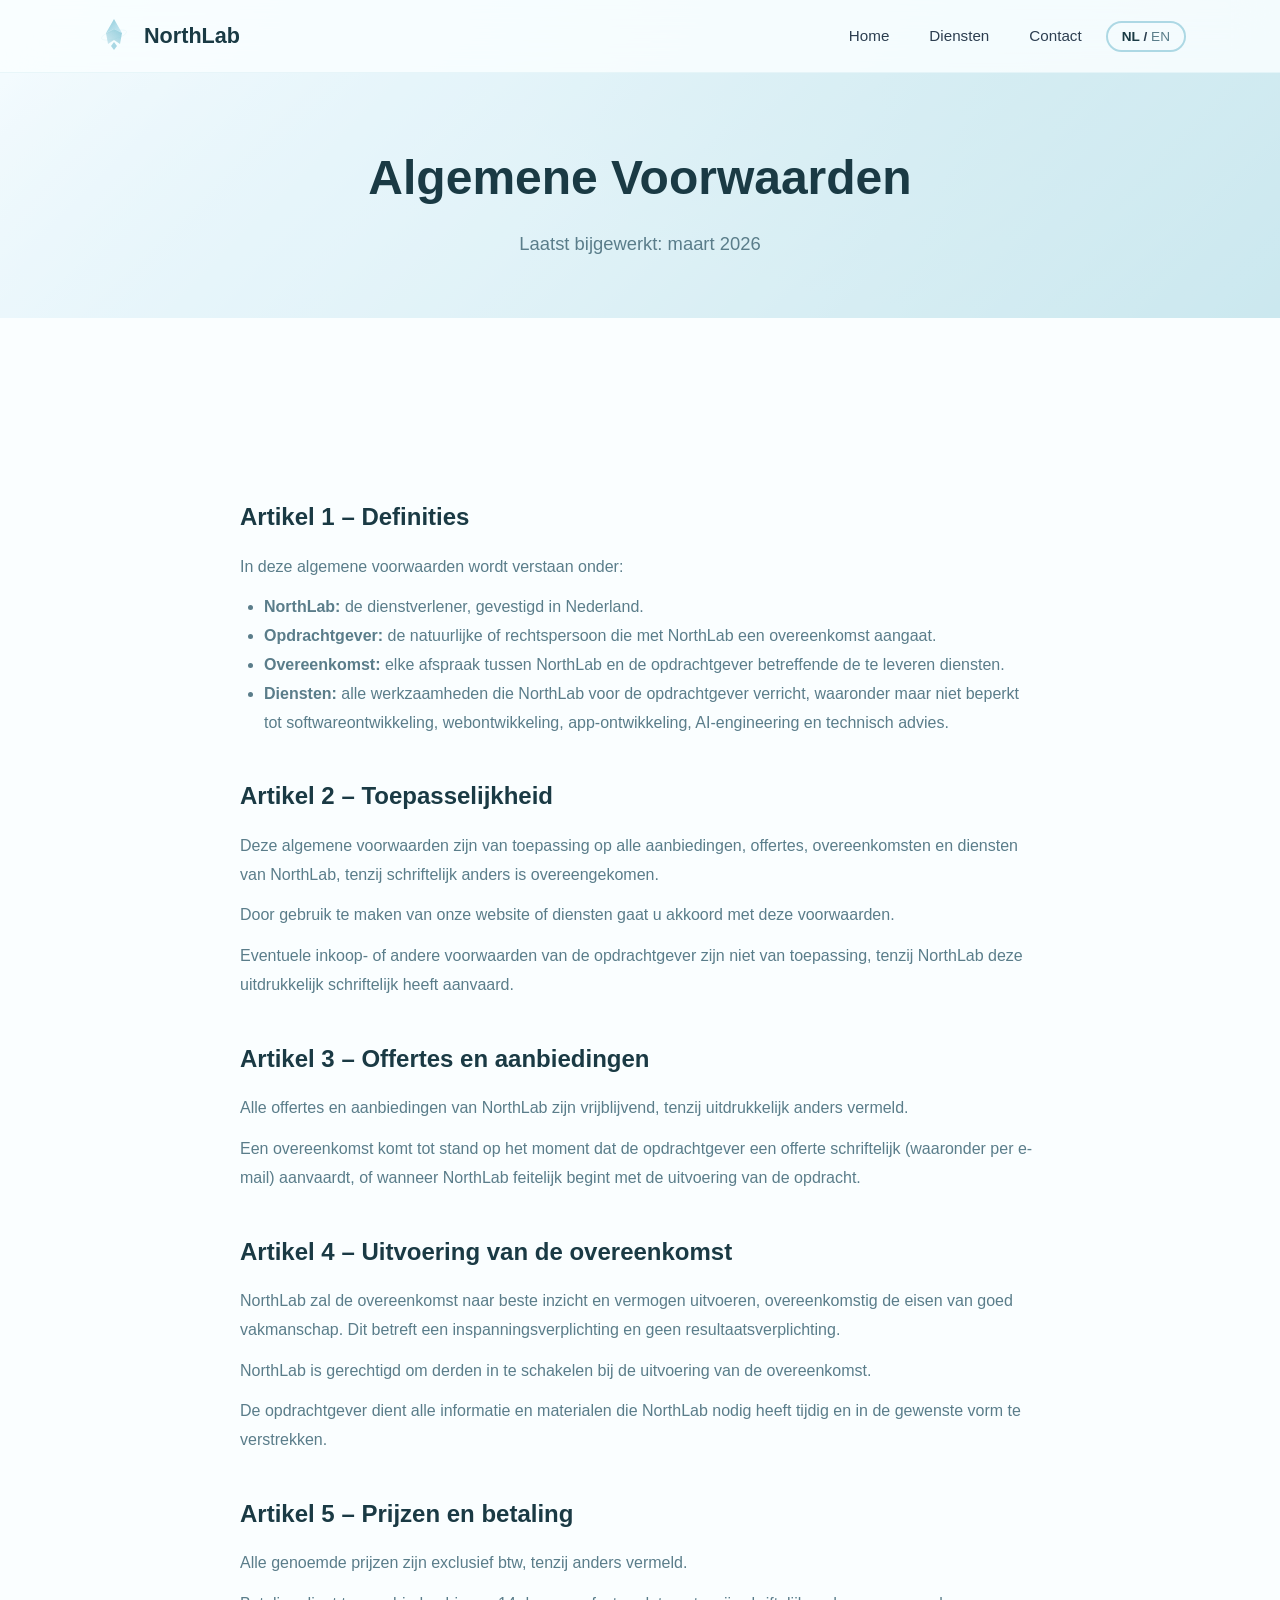
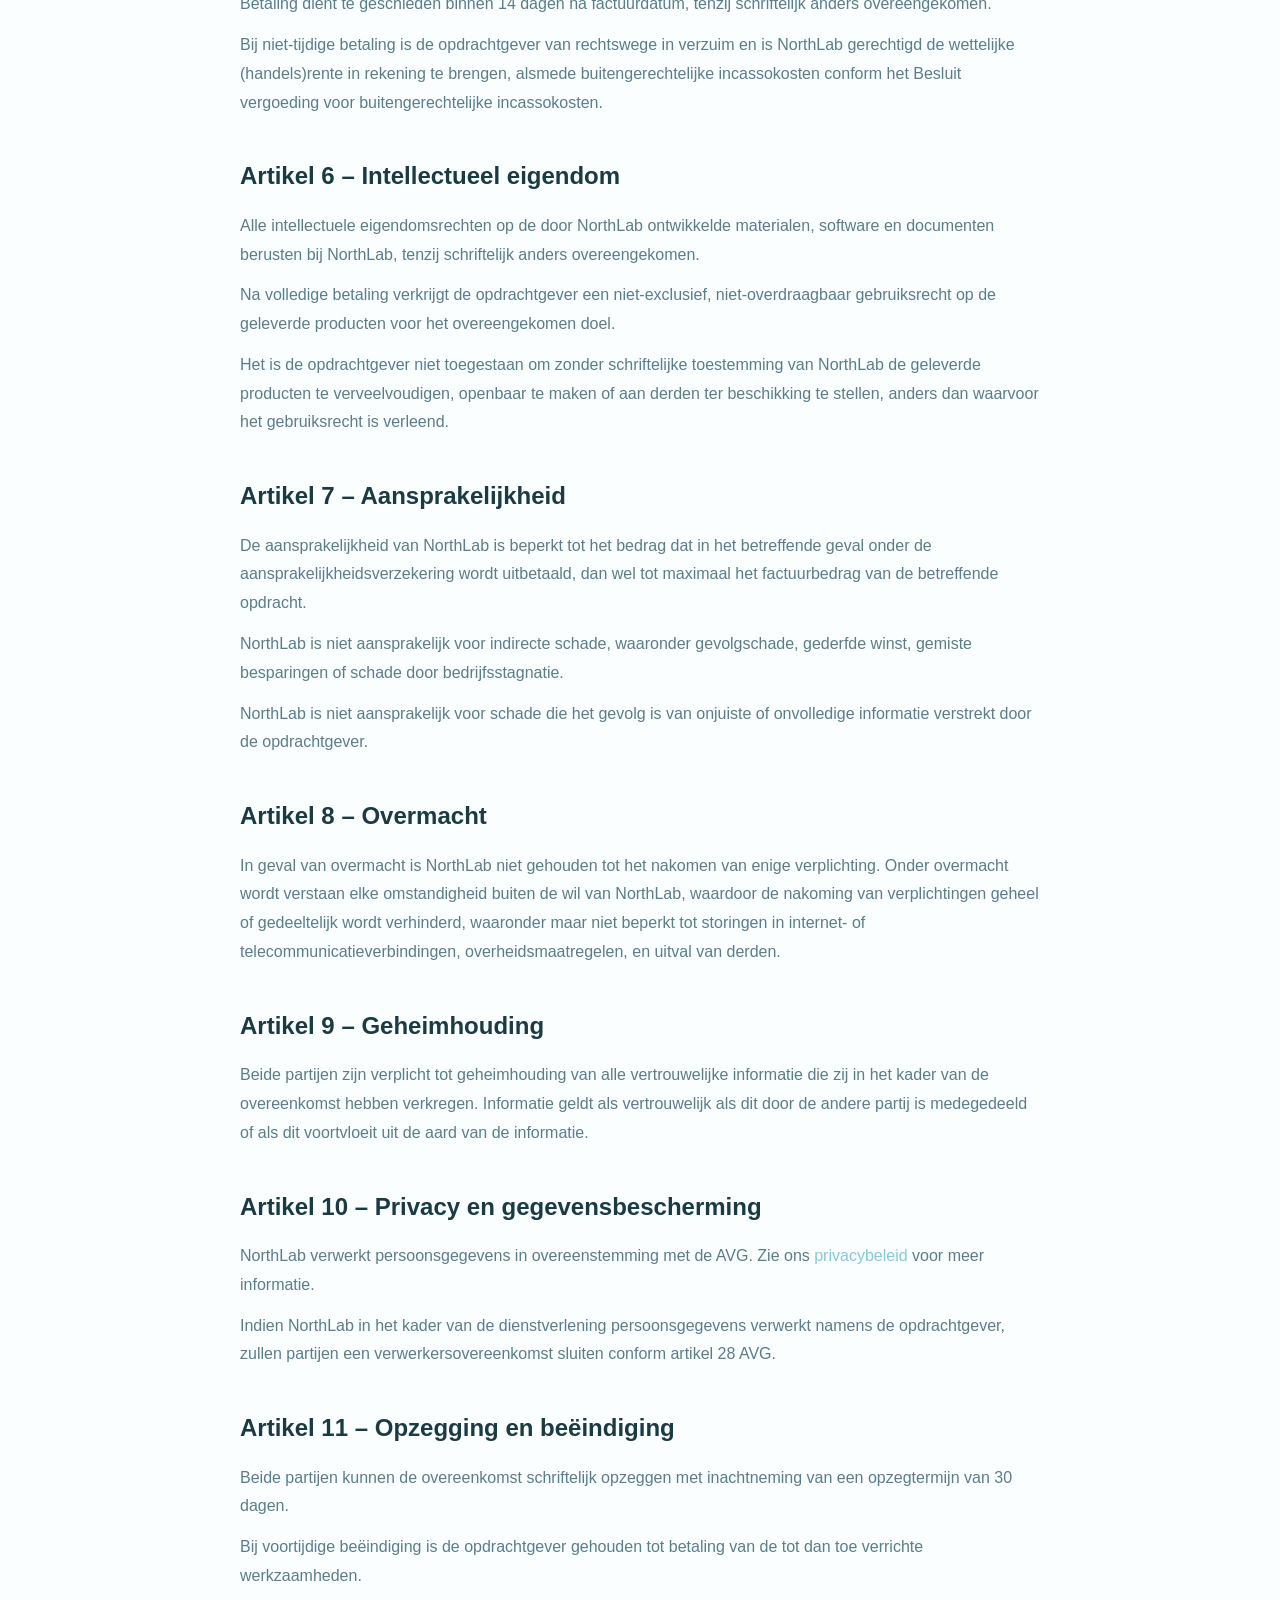
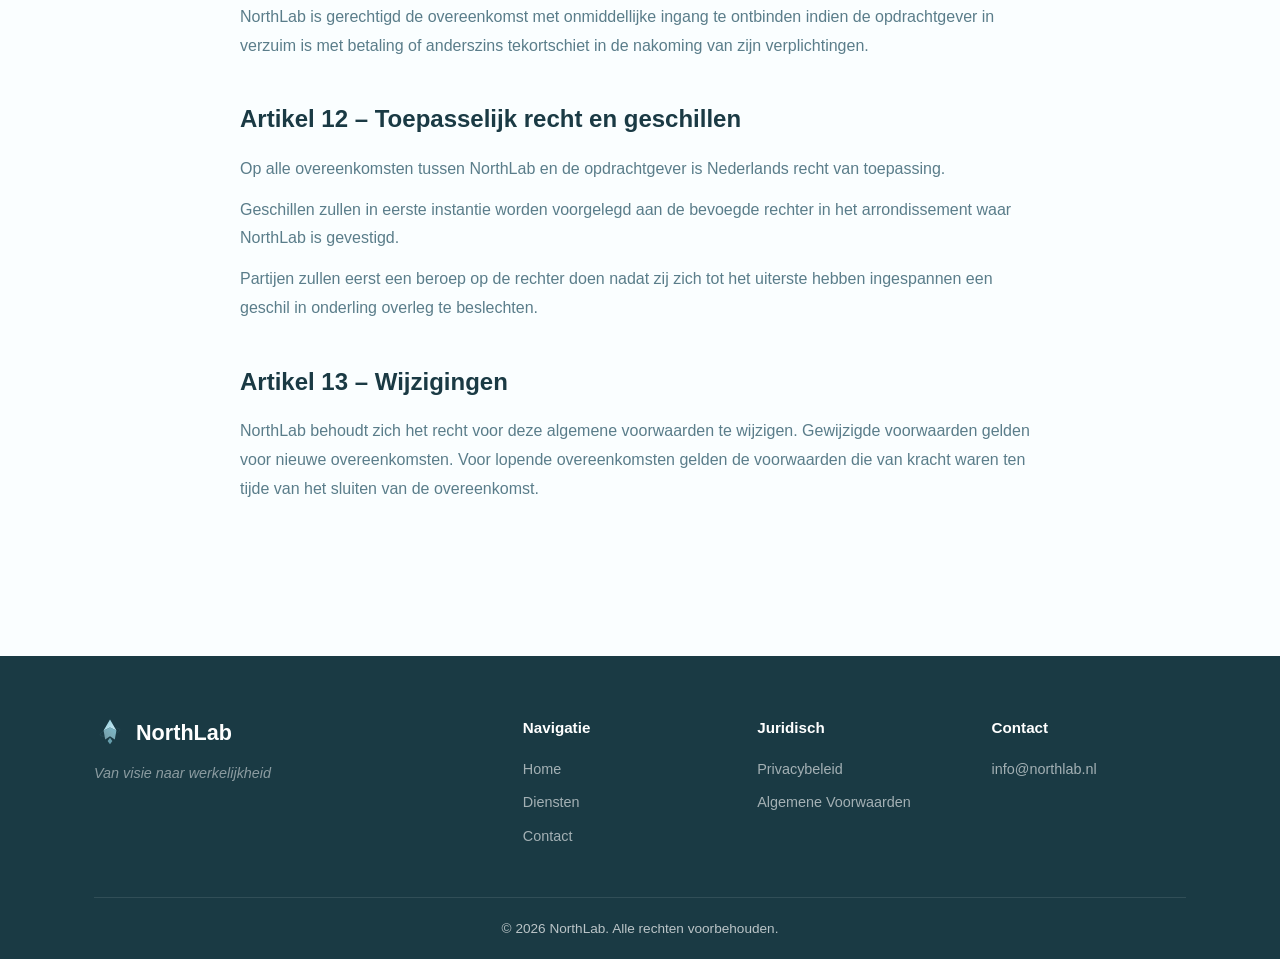
<file: voorwaarden.html>
<!DOCTYPE html>
<html lang="nl">
<head>
  <meta charset="UTF-8">
  <meta name="viewport" content="width=device-width, initial-scale=1.0">
  <meta name="description" content="Algemene voorwaarden van NorthLab. Lees onze leveringsvoorwaarden voor software development diensten.">
  <meta name="author" content="NorthLab">
  <meta name="robots" content="index, follow">
  <link rel="canonical" href="https://northlab.nl/voorwaarden.html">
  <meta property="og:title" content="Algemene Voorwaarden - NorthLab">
  <meta property="og:url" content="https://northlab.nl/voorwaarden.html">
  <meta property="og:site_name" content="NorthLab">
  <title>Algemene Voorwaarden - NorthLab</title>
  <link rel="icon" type="image/svg+xml" href="/favicon.svg">
  <link rel="stylesheet" href="/css/style.css">
</head>
<body>
  <!-- Navigation -->
  <nav class="navbar" id="navbar">
    <div class="container nav-container">
      <a href="/" class="nav-logo">
        <img src="/images/logo.svg" alt="NorthLab Logo" width="40" height="40">
        <span>NorthLab</span>
      </a>
      <button class="nav-toggle" id="navToggle" aria-label="Menu">
        <span></span><span></span><span></span>
      </button>
      <ul class="nav-links" id="navLinks">
        <li><a href="/" data-nl="Home" data-en="Home">Home</a></li>
        <li><a href="/diensten.html" data-nl="Diensten" data-en="Services">Diensten</a></li>
        <li><a href="/contact.html" data-nl="Contact" data-en="Contact">Contact</a></li>
        <li>
          <button class="lang-btn" id="langToggle" aria-label="Taal wisselen">
            <span class="lang-active">NL</span> / <span class="lang-inactive">EN</span>
          </button>
        </li>
      </ul>
    </div>
  </nav>

  <!-- Page Header -->
  <section class="page-header">
    <div class="hero-bg"></div>
    <div class="container">
      <h1 class="fade-up" data-nl="Algemene Voorwaarden" data-en="Terms & Conditions">Algemene Voorwaarden</h1>
      <p class="fade-up delay-1" data-nl="Laatst bijgewerkt: maart 2026" data-en="Last updated: March 2026">Laatst bijgewerkt: maart 2026</p>
    </div>
  </section>

  <!-- Content -->
  <section class="section">
    <div class="container legal-content">

      <!-- Dutch version -->
      <div id="terms-nl" class="legal-lang-block" data-lang="nl">
        <h2>Artikel 1 – Definities</h2>
        <p>In deze algemene voorwaarden wordt verstaan onder:</p>
        <ul>
          <li><strong>NorthLab:</strong> de dienstverlener, gevestigd in Nederland.</li>
          <li><strong>Opdrachtgever:</strong> de natuurlijke of rechtspersoon die met NorthLab een overeenkomst aangaat.</li>
          <li><strong>Overeenkomst:</strong> elke afspraak tussen NorthLab en de opdrachtgever betreffende de te leveren diensten.</li>
          <li><strong>Diensten:</strong> alle werkzaamheden die NorthLab voor de opdrachtgever verricht, waaronder maar niet beperkt tot softwareontwikkeling, webontwikkeling, app-ontwikkeling, AI-engineering en technisch advies.</li>
        </ul>

        <h2>Artikel 2 – Toepasselijkheid</h2>
        <p>Deze algemene voorwaarden zijn van toepassing op alle aanbiedingen, offertes, overeenkomsten en diensten van NorthLab, tenzij schriftelijk anders is overeengekomen.</p>
        <p>Door gebruik te maken van onze website of diensten gaat u akkoord met deze voorwaarden.</p>
        <p>Eventuele inkoop- of andere voorwaarden van de opdrachtgever zijn niet van toepassing, tenzij NorthLab deze uitdrukkelijk schriftelijk heeft aanvaard.</p>

        <h2>Artikel 3 – Offertes en aanbiedingen</h2>
        <p>Alle offertes en aanbiedingen van NorthLab zijn vrijblijvend, tenzij uitdrukkelijk anders vermeld.</p>
        <p>Een overeenkomst komt tot stand op het moment dat de opdrachtgever een offerte schriftelijk (waaronder per e-mail) aanvaardt, of wanneer NorthLab feitelijk begint met de uitvoering van de opdracht.</p>

        <h2>Artikel 4 – Uitvoering van de overeenkomst</h2>
        <p>NorthLab zal de overeenkomst naar beste inzicht en vermogen uitvoeren, overeenkomstig de eisen van goed vakmanschap. Dit betreft een inspanningsverplichting en geen resultaatsverplichting.</p>
        <p>NorthLab is gerechtigd om derden in te schakelen bij de uitvoering van de overeenkomst.</p>
        <p>De opdrachtgever dient alle informatie en materialen die NorthLab nodig heeft tijdig en in de gewenste vorm te verstrekken.</p>

        <h2>Artikel 5 – Prijzen en betaling</h2>
        <p>Alle genoemde prijzen zijn exclusief btw, tenzij anders vermeld.</p>
        <p>Betaling dient te geschieden binnen 14 dagen na factuurdatum, tenzij schriftelijk anders overeengekomen.</p>
        <p>Bij niet-tijdige betaling is de opdrachtgever van rechtswege in verzuim en is NorthLab gerechtigd de wettelijke (handels)rente in rekening te brengen, alsmede buitengerechtelijke incassokosten conform het Besluit vergoeding voor buitengerechtelijke incassokosten.</p>

        <h2>Artikel 6 – Intellectueel eigendom</h2>
        <p>Alle intellectuele eigendomsrechten op de door NorthLab ontwikkelde materialen, software en documenten berusten bij NorthLab, tenzij schriftelijk anders overeengekomen.</p>
        <p>Na volledige betaling verkrijgt de opdrachtgever een niet-exclusief, niet-overdraagbaar gebruiksrecht op de geleverde producten voor het overeengekomen doel.</p>
        <p>Het is de opdrachtgever niet toegestaan om zonder schriftelijke toestemming van NorthLab de geleverde producten te verveelvoudigen, openbaar te maken of aan derden ter beschikking te stellen, anders dan waarvoor het gebruiksrecht is verleend.</p>

        <h2>Artikel 7 – Aansprakelijkheid</h2>
        <p>De aansprakelijkheid van NorthLab is beperkt tot het bedrag dat in het betreffende geval onder de aansprakelijkheidsverzekering wordt uitbetaald, dan wel tot maximaal het factuurbedrag van de betreffende opdracht.</p>
        <p>NorthLab is niet aansprakelijk voor indirecte schade, waaronder gevolgschade, gederfde winst, gemiste besparingen of schade door bedrijfsstagnatie.</p>
        <p>NorthLab is niet aansprakelijk voor schade die het gevolg is van onjuiste of onvolledige informatie verstrekt door de opdrachtgever.</p>

        <h2>Artikel 8 – Overmacht</h2>
        <p>In geval van overmacht is NorthLab niet gehouden tot het nakomen van enige verplichting. Onder overmacht wordt verstaan elke omstandigheid buiten de wil van NorthLab, waardoor de nakoming van verplichtingen geheel of gedeeltelijk wordt verhinderd, waaronder maar niet beperkt tot storingen in internet- of telecommunicatieverbindingen, overheidsmaatregelen, en uitval van derden.</p>

        <h2>Artikel 9 – Geheimhouding</h2>
        <p>Beide partijen zijn verplicht tot geheimhouding van alle vertrouwelijke informatie die zij in het kader van de overeenkomst hebben verkregen. Informatie geldt als vertrouwelijk als dit door de andere partij is medegedeeld of als dit voortvloeit uit de aard van de informatie.</p>

        <h2>Artikel 10 – Privacy en gegevensbescherming</h2>
        <p>NorthLab verwerkt persoonsgegevens in overeenstemming met de AVG. Zie ons <a href="/privacy.html">privacybeleid</a> voor meer informatie.</p>
        <p>Indien NorthLab in het kader van de dienstverlening persoonsgegevens verwerkt namens de opdrachtgever, zullen partijen een verwerkersovereenkomst sluiten conform artikel 28 AVG.</p>

        <h2>Artikel 11 – Opzegging en beëindiging</h2>
        <p>Beide partijen kunnen de overeenkomst schriftelijk opzeggen met inachtneming van een opzegtermijn van 30 dagen.</p>
        <p>Bij voortijdige beëindiging is de opdrachtgever gehouden tot betaling van de tot dan toe verrichte werkzaamheden.</p>
        <p>NorthLab is gerechtigd de overeenkomst met onmiddellijke ingang te ontbinden indien de opdrachtgever in verzuim is met betaling of anderszins tekortschiet in de nakoming van zijn verplichtingen.</p>

        <h2>Artikel 12 – Toepasselijk recht en geschillen</h2>
        <p>Op alle overeenkomsten tussen NorthLab en de opdrachtgever is Nederlands recht van toepassing.</p>
        <p>Geschillen zullen in eerste instantie worden voorgelegd aan de bevoegde rechter in het arrondissement waar NorthLab is gevestigd.</p>
        <p>Partijen zullen eerst een beroep op de rechter doen nadat zij zich tot het uiterste hebben ingespannen een geschil in onderling overleg te beslechten.</p>

        <h2>Artikel 13 – Wijzigingen</h2>
        <p>NorthLab behoudt zich het recht voor deze algemene voorwaarden te wijzigen. Gewijzigde voorwaarden gelden voor nieuwe overeenkomsten. Voor lopende overeenkomsten gelden de voorwaarden die van kracht waren ten tijde van het sluiten van de overeenkomst.</p>
      </div>

      <!-- English version -->
      <div id="terms-en" class="legal-lang-block" data-lang="en" style="display:none;">
        <h2>Article 1 – Definitions</h2>
        <p>In these general terms and conditions, the following terms are defined as:</p>
        <ul>
          <li><strong>NorthLab:</strong> the service provider, established in the Netherlands.</li>
          <li><strong>Client:</strong> the natural or legal person who enters into an agreement with NorthLab.</li>
          <li><strong>Agreement:</strong> any arrangement between NorthLab and the client regarding the services to be provided.</li>
          <li><strong>Services:</strong> all work performed by NorthLab for the client, including but not limited to software development, web development, app development, AI engineering, and technical consulting.</li>
        </ul>

        <h2>Article 2 – Applicability</h2>
        <p>These general terms and conditions apply to all offers, quotations, agreements, and services of NorthLab, unless otherwise agreed in writing.</p>
        <p>By using our website or services, you agree to these terms and conditions.</p>
        <p>Any purchase or other conditions of the client do not apply, unless NorthLab has expressly accepted them in writing.</p>

        <h2>Article 3 – Quotations and offers</h2>
        <p>All quotations and offers from NorthLab are non-binding, unless expressly stated otherwise.</p>
        <p>An agreement is formed when the client accepts a quotation in writing (including by email), or when NorthLab actually begins executing the assignment.</p>

        <h2>Article 4 – Execution of the agreement</h2>
        <p>NorthLab will execute the agreement to the best of its knowledge and ability, in accordance with the requirements of good workmanship. This constitutes an obligation of effort, not of result.</p>
        <p>NorthLab is entitled to engage third parties in the execution of the agreement.</p>
        <p>The client must provide all information and materials that NorthLab requires in a timely manner and in the desired format.</p>

        <h2>Article 5 – Prices and payment</h2>
        <p>All stated prices are exclusive of VAT, unless stated otherwise.</p>
        <p>Payment must be made within 14 days of the invoice date, unless otherwise agreed in writing.</p>
        <p>In case of late payment, the client is automatically in default and NorthLab is entitled to charge statutory (commercial) interest, as well as extrajudicial collection costs in accordance with the Dutch Decree on Compensation for Extrajudicial Collection Costs.</p>

        <h2>Article 6 – Intellectual property</h2>
        <p>All intellectual property rights to materials, software, and documents developed by NorthLab remain with NorthLab, unless otherwise agreed in writing.</p>
        <p>Upon full payment, the client obtains a non-exclusive, non-transferable right to use the delivered products for the agreed purpose.</p>
        <p>The client is not permitted to reproduce, publish, or make available to third parties the delivered products without written permission from NorthLab, other than for the purpose for which the right of use was granted.</p>

        <h2>Article 7 – Liability</h2>
        <p>NorthLab's liability is limited to the amount paid out under the liability insurance in the relevant case, or to a maximum of the invoice amount of the relevant assignment.</p>
        <p>NorthLab is not liable for indirect damages, including consequential damages, lost profits, missed savings, or damages due to business interruption.</p>
        <p>NorthLab is not liable for damages resulting from incorrect or incomplete information provided by the client.</p>

        <h2>Article 8 – Force majeure</h2>
        <p>In case of force majeure, NorthLab is not obligated to fulfill any obligation. Force majeure includes any circumstance beyond NorthLab's control that wholly or partially prevents the fulfillment of obligations, including but not limited to disruptions in internet or telecommunications connections, government measures, and failure of third parties.</p>

        <h2>Article 9 – Confidentiality</h2>
        <p>Both parties are obligated to maintain confidentiality regarding all confidential information obtained in the context of the agreement. Information is considered confidential if communicated as such by the other party or if this follows from the nature of the information.</p>

        <h2>Article 10 – Privacy and data protection</h2>
        <p>NorthLab processes personal data in accordance with the GDPR. See our <a href="/privacy.html">privacy policy</a> for more information.</p>
        <p>If NorthLab processes personal data on behalf of the client in the context of service delivery, the parties will conclude a data processing agreement in accordance with Article 28 GDPR.</p>

        <h2>Article 11 – Termination</h2>
        <p>Both parties may terminate the agreement in writing with a notice period of 30 days.</p>
        <p>In case of early termination, the client is obligated to pay for the work performed up to that point.</p>
        <p>NorthLab is entitled to dissolve the agreement with immediate effect if the client is in default of payment or otherwise fails to fulfill their obligations.</p>

        <h2>Article 12 – Applicable law and disputes</h2>
        <p>All agreements between NorthLab and the client are governed by Dutch law.</p>
        <p>Disputes will initially be submitted to the competent court in the district where NorthLab is established.</p>
        <p>Parties will only appeal to the court after they have made every effort to resolve a dispute through mutual consultation.</p>

        <h2>Article 13 – Amendments</h2>
        <p>NorthLab reserves the right to amend these general terms and conditions. Amended conditions apply to new agreements. For ongoing agreements, the conditions that were in effect at the time of concluding the agreement apply.</p>
      </div>

    </div>
  </section>

  <!-- Footer -->
  <footer class="footer">
    <div class="container">
      <div class="footer-grid">
        <div class="footer-brand">
          <a href="/" class="nav-logo">
            <img src="/images/logo.svg" alt="NorthLab" width="32" height="32">
            <span>NorthLab</span>
          </a>
          <p data-nl="Van visie naar werkelijkheid" data-en="From vision to reality">Van visie naar werkelijkheid</p>
        </div>
        <div class="footer-nav">
          <h4 data-nl="Navigatie" data-en="Navigation">Navigatie</h4>
          <ul>
            <li><a href="/" data-nl="Home" data-en="Home">Home</a></li>
            <li><a href="/diensten.html" data-nl="Diensten" data-en="Services">Diensten</a></li>
            <li><a href="/contact.html" data-nl="Contact" data-en="Contact">Contact</a></li>
          </ul>
        </div>
        <div class="footer-legal">
          <h4 data-nl="Juridisch" data-en="Legal">Juridisch</h4>
          <ul>
            <li><a href="/privacy.html" data-nl="Privacybeleid" data-en="Privacy Policy">Privacybeleid</a></li>
            <li><a href="/voorwaarden.html" data-nl="Algemene Voorwaarden" data-en="Terms & Conditions">Algemene Voorwaarden</a></li>
          </ul>
        </div>
        <div class="footer-contact">
          <h4 data-nl="Contact" data-en="Contact">Contact</h4>
          <p><a href="mailto:info@northlab.nl">info@northlab.nl</a></p>
        </div>
      </div>
      <div class="footer-bottom">
        <p>&copy; 2026 NorthLab. <span data-nl="Alle rechten voorbehouden." data-en="All rights reserved.">Alle rechten voorbehouden.</span></p>
      </div>
    </div>
  </footer>

  <script src="/js/main.js"></script>
</body>
</html>
</file>
<file: css/style.css>
/* ===== Reset & Base ===== */
*, *::before, *::after {
  margin: 0;
  padding: 0;
  box-sizing: border-box;
}

:root {
  --color-1: #AFDCE8;
  --color-2: #CAE9F5;
  --color-3: #F0FAFF;
  --color-4: #ADD8E4;
  --color-5: #86C8D8;
  --color-dark: #1a3a44;
  --color-text: #2c3e50;
  --color-text-light: #5a7d8a;
  --color-white: #ffffff;
  --color-bg: #fafeff;
  --font-main: 'Segoe UI', -apple-system, BlinkMacSystemFont, sans-serif;
  --transition: 0.3s cubic-bezier(0.4, 0, 0.2, 1);
  --shadow-sm: 0 2px 8px rgba(134, 200, 216, 0.15);
  --shadow-md: 0 4px 20px rgba(134, 200, 216, 0.2);
  --shadow-lg: 0 8px 40px rgba(134, 200, 216, 0.25);
  --radius: 12px;
}

html {
  scroll-behavior: smooth;
  font-size: 16px;
}

body {
  font-family: var(--font-main);
  color: var(--color-text);
  background: var(--color-bg);
  line-height: 1.6;
  overflow-x: hidden;
}

a {
  color: var(--color-5);
  text-decoration: none;
  transition: color var(--transition);
}

a:hover {
  color: var(--color-dark);
}

.container {
  max-width: 1140px;
  margin: 0 auto;
  padding: 0 24px;
}

.hidden {
  display: none !important;
}

/* ===== Navbar ===== */
.navbar {
  position: fixed;
  top: 0;
  left: 0;
  right: 0;
  z-index: 1000;
  background: rgba(250, 254, 255, 0.85);
  backdrop-filter: blur(20px);
  -webkit-backdrop-filter: blur(20px);
  border-bottom: 1px solid rgba(134, 200, 216, 0.15);
  transition: background var(--transition), box-shadow var(--transition);
}

.navbar.scrolled {
  background: rgba(250, 254, 255, 0.95);
  box-shadow: var(--shadow-sm);
}

.nav-container {
  display: flex;
  align-items: center;
  justify-content: space-between;
  height: 72px;
}

.nav-logo {
  display: flex;
  align-items: center;
  gap: 10px;
  font-size: 1.35rem;
  font-weight: 700;
  color: var(--color-dark);
  text-decoration: none;
  transition: transform var(--transition);
}

.nav-logo:hover {
  transform: scale(1.02);
  color: var(--color-dark);
}

.nav-logo img {
  transition: transform 0.5s cubic-bezier(0.4, 0, 0.2, 1);
}

.nav-logo:hover img {
  transform: rotate(10deg);
}

.nav-links {
  display: flex;
  align-items: center;
  gap: 8px;
  list-style: none;
}

.nav-links a {
  padding: 8px 16px;
  color: var(--color-text);
  font-weight: 500;
  font-size: 0.95rem;
  border-radius: 8px;
  transition: background var(--transition), color var(--transition);
}

.nav-links a:hover,
.nav-links a.active {
  background: rgba(134, 200, 216, 0.15);
  color: var(--color-dark);
}

.lang-btn {
  background: none;
  border: 2px solid var(--color-4);
  padding: 6px 14px;
  border-radius: 20px;
  cursor: pointer;
  font-size: 0.85rem;
  font-weight: 600;
  color: var(--color-text);
  transition: all var(--transition);
  white-space: nowrap;
}

.lang-btn:hover {
  background: var(--color-4);
  color: var(--color-white);
}

.lang-active {
  color: var(--color-dark);
  font-weight: 700;
}

.lang-inactive {
  color: var(--color-text-light);
  font-weight: 400;
}

/* Mobile nav toggle */
.nav-toggle {
  display: none;
  flex-direction: column;
  gap: 5px;
  background: none;
  border: none;
  cursor: pointer;
  padding: 4px;
  z-index: 1001;
}

.nav-toggle span {
  display: block;
  width: 24px;
  height: 2px;
  background: var(--color-dark);
  border-radius: 2px;
  transition: all var(--transition);
}

.nav-toggle.active span:nth-child(1) {
  transform: rotate(45deg) translate(5px, 5px);
}

.nav-toggle.active span:nth-child(2) {
  opacity: 0;
}

.nav-toggle.active span:nth-child(3) {
  transform: rotate(-45deg) translate(5px, -5px);
}

/* ===== Hero ===== */
.hero {
  position: relative;
  min-height: 100vh;
  display: flex;
  align-items: center;
  overflow: hidden;
  padding-top: 72px;
}

.hero-bg {
  position: absolute;
  inset: 0;
  background: linear-gradient(135deg, var(--color-3) 0%, var(--color-2) 30%, var(--color-1) 60%, var(--color-5) 100%);
  opacity: 0.4;
  z-index: 0;
}

.hero-bg::before {
  content: '';
  position: absolute;
  top: -50%;
  right: -20%;
  width: 80%;
  height: 150%;
  background: radial-gradient(ellipse, rgba(134, 200, 216, 0.3) 0%, transparent 70%);
  animation: float 20s ease-in-out infinite;
}

.hero-bg::after {
  content: '';
  position: absolute;
  bottom: -30%;
  left: -10%;
  width: 60%;
  height: 120%;
  background: radial-gradient(ellipse, rgba(202, 233, 245, 0.4) 0%, transparent 70%);
  animation: float 15s ease-in-out infinite reverse;
}

@keyframes float {
  0%, 100% { transform: translate(0, 0) rotate(0deg); }
  33% { transform: translate(30px, -20px) rotate(2deg); }
  66% { transform: translate(-20px, 15px) rotate(-1deg); }
}

/* Hero logo background */
.hero-logo-bg {
  position: absolute;
  inset: 0;
  z-index: 0;
  overflow: hidden;
  pointer-events: none;
  display: flex;
  align-items: center;
  justify-content: center;
}

.hero-logo-svg {
  width: 750px;
  height: 750px;
  animation: logoFloat 10s ease-in-out infinite;
  filter: drop-shadow(0 0 80px rgba(74, 158, 181, 0.25));
}

.logo-part {
  transform-origin: 100px 100px;
}

.logo-top {
  animation: logoTopMove 5s ease-in-out infinite;
}

.logo-body {
  animation: logoBodyMove 6s ease-in-out infinite;
}

.logo-diamond {
  animation: logoDiamondMove 3.5s ease-in-out infinite;
}

.logo-ring-1 {
  animation: logoRingSpin1 12s linear infinite;
  transform-origin: 100px 95px;
}

.logo-ring-2 {
  animation: logoRingSpin2 18s linear infinite reverse;
  transform-origin: 100px 95px;
}

@keyframes logoFloat {
  0%, 100% { transform: translateY(0) scale(1); }
  50% { transform: translateY(-25px) scale(1.04); }
}

@keyframes logoTopMove {
  0%, 100% { transform: translateY(0); }
  50% { transform: translateY(-10px); }
}

@keyframes logoBodyMove {
  0%, 100% { transform: translateY(0) scale(1); }
  50% { transform: translateY(5px) scale(1.03); }
}

@keyframes logoDiamondMove {
  0%, 100% { transform: translateY(0) scale(1); opacity: 0.5; }
  50% { transform: translateY(8px) scale(1.15); opacity: 0.75; }
}

@keyframes logoRingSpin1 {
  from { transform: rotate(0deg); }
  to { transform: rotate(360deg); }
}

@keyframes logoRingSpin2 {
  from { transform: rotate(0deg); }
  to { transform: rotate(360deg); }
}

@media (max-width: 768px) {
  .hero-logo-svg {
    width: 450px;
    height: 450px;
  }
}

.hero-content {
  position: relative;
  z-index: 1;
  text-align: center;
  max-width: 700px;
  margin: 0 auto;
}

.hero h1 {
  font-size: clamp(2.2rem, 5vw, 3.5rem);
  font-weight: 800;
  color: var(--color-dark);
  line-height: 1.15;
  margin-bottom: 20px;
  letter-spacing: -0.02em;
}

.hero-sub {
  font-size: clamp(1.05rem, 2vw, 1.25rem);
  color: var(--color-text-light);
  margin-bottom: 36px;
  max-width: 520px;
  margin-left: auto;
  margin-right: auto;
}

.hero-buttons {
  display: flex;
  gap: 16px;
  justify-content: center;
  flex-wrap: wrap;
}

/* ===== Page Header ===== */
.page-header {
  position: relative;
  padding: 140px 0 60px;
  text-align: center;
  overflow: hidden;
}

.page-header h1 {
  font-size: clamp(2rem, 4vw, 3rem);
  font-weight: 800;
  color: var(--color-dark);
  margin-bottom: 12px;
}

.page-header > .container > p {
  font-size: 1.15rem;
  color: var(--color-text-light);
}

/* ===== Buttons ===== */
.btn {
  display: inline-block;
  padding: 14px 32px;
  font-size: 1rem;
  font-weight: 600;
  border-radius: 10px;
  cursor: pointer;
  transition: all var(--transition);
  border: 2px solid transparent;
  text-decoration: none;
}

.btn-primary {
  background: var(--color-5);
  color: var(--color-white);
  border-color: var(--color-5);
}

.btn-primary:hover {
  background: var(--color-dark);
  border-color: var(--color-dark);
  color: var(--color-white);
  transform: translateY(-2px);
  box-shadow: var(--shadow-md);
}

.btn-outline {
  background: transparent;
  color: var(--color-dark);
  border-color: var(--color-dark);
}

.btn-outline:hover {
  background: var(--color-dark);
  color: var(--color-white);
  transform: translateY(-2px);
  box-shadow: var(--shadow-md);
}

.btn-full {
  width: 100%;
  text-align: center;
}

/* ===== Sections ===== */
.section {
  padding: 100px 0;
}

.section-accent {
  background: linear-gradient(135deg, var(--color-3) 0%, rgba(202, 233, 245, 0.3) 100%);
}

.section-header {
  text-align: center;
  margin-bottom: 60px;
}

.section-header h2 {
  font-size: clamp(1.75rem, 3.5vw, 2.5rem);
  font-weight: 700;
  color: var(--color-dark);
  margin-bottom: 16px;
}

.section-line {
  width: 60px;
  height: 3px;
  background: linear-gradient(90deg, var(--color-5), var(--color-1));
  margin: 0 auto;
  border-radius: 2px;
}

/* ===== About ===== */
.about-grid {
  display: grid;
  grid-template-columns: 1fr 1fr;
  gap: 60px;
  align-items: start;
}

.about-text p {
  font-size: 1.05rem;
  color: var(--color-text-light);
  margin-bottom: 16px;
  line-height: 1.8;
}

.about-stats {
  display: grid;
  gap: 20px;
}

.stat-card {
  background: var(--color-white);
  padding: 28px;
  border-radius: var(--radius);
  box-shadow: var(--shadow-sm);
  transition: transform var(--transition), box-shadow var(--transition);
  border: 1px solid rgba(134, 200, 216, 0.1);
}

.stat-card:hover {
  transform: translateY(-4px);
  box-shadow: var(--shadow-md);
}

.stat-icon {
  width: 40px;
  height: 40px;
  color: var(--color-5);
  margin-bottom: 12px;
}

.stat-icon svg {
  width: 100%;
  height: 100%;
}

.stat-card h3 {
  font-size: 1.1rem;
  color: var(--color-dark);
  margin-bottom: 4px;
}

.stat-card p {
  font-size: 0.9rem;
  color: var(--color-text-light);
}

/* ===== Services ===== */
.services-grid {
  display: grid;
  grid-template-columns: repeat(3, 1fr);
  gap: 28px;
}

.service-card {
  background: var(--color-white);
  padding: 36px 28px;
  border-radius: var(--radius);
  box-shadow: var(--shadow-sm);
  border: 1px solid rgba(134, 200, 216, 0.1);
  transition: transform var(--transition), box-shadow var(--transition);
}

.service-card:hover {
  transform: translateY(-6px);
  box-shadow: var(--shadow-lg);
}

.service-icon {
  width: 48px;
  height: 48px;
  color: var(--color-5);
  margin-bottom: 20px;
}

.service-icon svg {
  width: 100%;
  height: 100%;
}

.service-card h3 {
  font-size: 1.2rem;
  color: var(--color-dark);
  margin-bottom: 12px;
}

.service-card p {
  font-size: 0.95rem;
  color: var(--color-text-light);
  line-height: 1.7;
  margin-bottom: 20px;
}

.service-features {
  list-style: none;
  display: flex;
  flex-direction: column;
  gap: 8px;
}

.service-features li {
  font-size: 0.9rem;
  color: var(--color-text);
  padding-left: 20px;
  position: relative;
}

.service-features li::before {
  content: '';
  position: absolute;
  left: 0;
  top: 8px;
  width: 8px;
  height: 8px;
  background: var(--color-5);
  border-radius: 50%;
  opacity: 0.6;
}

/* ===== Process ===== */
.process-grid {
  display: grid;
  grid-template-columns: repeat(4, 1fr);
  gap: 28px;
}

.process-step {
  text-align: center;
  padding: 24px;
}

.process-number {
  font-size: 2.5rem;
  font-weight: 800;
  color: var(--color-5);
  opacity: 0.4;
  margin-bottom: 12px;
  line-height: 1;
}

.process-step h3 {
  font-size: 1.1rem;
  color: var(--color-dark);
  margin-bottom: 8px;
}

.process-step p {
  font-size: 0.9rem;
  color: var(--color-text-light);
}

/* ===== CTA ===== */
.cta-section {
  text-align: center;
  max-width: 600px;
}

.cta-section h2 {
  font-size: clamp(1.5rem, 3vw, 2rem);
  color: var(--color-dark);
  margin-bottom: 16px;
}

.cta-section p {
  color: var(--color-text-light);
  margin-bottom: 28px;
  font-size: 1.05rem;
}

/* ===== Contact ===== */
.contact-grid {
  display: grid;
  grid-template-columns: 1fr 1fr;
  gap: 60px;
  align-items: start;
}

.contact-info h2 {
  font-size: 1.75rem;
  color: var(--color-dark);
  margin-bottom: 16px;
}

.contact-info > p {
  color: var(--color-text-light);
  font-size: 1.05rem;
  line-height: 1.7;
  margin-bottom: 36px;
}

.contact-details {
  display: flex;
  flex-direction: column;
  gap: 24px;
}

.contact-item {
  display: flex;
  gap: 16px;
  align-items: flex-start;
}

.contact-item-icon {
  width: 40px;
  height: 40px;
  min-width: 40px;
  color: var(--color-5);
}

.contact-item-icon svg {
  width: 100%;
  height: 100%;
}

.contact-item h4 {
  font-size: 0.95rem;
  color: var(--color-dark);
  margin-bottom: 2px;
}

.contact-item p,
.contact-item a {
  font-size: 0.95rem;
  color: var(--color-text-light);
}

/* ===== Form ===== */
.contact-form {
  background: var(--color-white);
  padding: 40px;
  border-radius: var(--radius);
  box-shadow: var(--shadow-md);
  border: 1px solid rgba(134, 200, 216, 0.1);
}

.form-group {
  margin-bottom: 20px;
}

.form-group label {
  display: block;
  font-size: 0.9rem;
  font-weight: 600;
  color: var(--color-dark);
  margin-bottom: 6px;
}

.form-group input,
.form-group select,
.form-group textarea {
  width: 100%;
  padding: 12px 16px;
  font-size: 0.95rem;
  font-family: var(--font-main);
  border: 2px solid rgba(134, 200, 216, 0.25);
  border-radius: 8px;
  background: var(--color-bg);
  color: var(--color-text);
  transition: border-color var(--transition), box-shadow var(--transition);
  outline: none;
}

.form-group input:focus,
.form-group select:focus,
.form-group textarea:focus {
  border-color: var(--color-5);
  box-shadow: 0 0 0 3px rgba(134, 200, 216, 0.2);
}

.form-group textarea {
  resize: vertical;
  min-height: 120px;
}

.form-consent {
  margin-bottom: 24px;
}

.checkbox-label {
  display: flex !important;
  align-items: center;
  gap: 8px;
  font-weight: 400 !important;
  cursor: pointer;
}

.checkbox-label input[type="checkbox"] {
  width: 18px;
  height: 18px;
  min-width: 18px;
  accent-color: var(--color-5);
}

/* ===== Legal Pages ===== */
.legal-content {
  max-width: 800px;
  margin: 0 auto;
  padding: 40px 0;
}

.legal-content h2 {
  font-size: 1.5rem;
  color: var(--color-dark);
  margin-top: 40px;
  margin-bottom: 16px;
}

.legal-content h3 {
  font-size: 1.15rem;
  color: var(--color-dark);
  margin-top: 28px;
  margin-bottom: 12px;
}

.legal-content p {
  color: var(--color-text-light);
  line-height: 1.8;
  margin-bottom: 12px;
}

.legal-content ul {
  color: var(--color-text-light);
  line-height: 1.8;
  margin-bottom: 12px;
  padding-left: 24px;
}

.legal-content a {
  color: var(--color-5);
}

/* ===== Success Page ===== */
.success-page {
  min-height: 100vh;
  display: flex;
  align-items: center;
  padding-top: 72px;
}

.success-icon {
  color: var(--color-5);
  margin-bottom: 24px;
}

/* ===== Footer ===== */
.footer {
  background: var(--color-dark);
  color: rgba(255, 255, 255, 0.7);
  padding: 60px 0 0;
}

.footer-grid {
  display: grid;
  grid-template-columns: 2fr 1fr 1fr 1fr;
  gap: 40px;
  padding-bottom: 40px;
}

.footer-brand .nav-logo {
  color: var(--color-white);
  margin-bottom: 12px;
}

.footer-brand p {
  font-size: 0.9rem;
  font-style: italic;
  opacity: 0.7;
}

.footer h4 {
  color: var(--color-white);
  font-size: 0.95rem;
  margin-bottom: 16px;
}

.footer ul {
  list-style: none;
}

.footer ul li {
  margin-bottom: 8px;
}

.footer ul a {
  color: rgba(255, 255, 255, 0.6);
  font-size: 0.9rem;
  transition: color var(--transition);
}

.footer ul a:hover {
  color: var(--color-white);
}

.footer-contact a {
  color: rgba(255, 255, 255, 0.6);
  font-size: 0.9rem;
}

.footer-contact a:hover {
  color: var(--color-white);
}

.footer-bottom {
  border-top: 1px solid rgba(255, 255, 255, 0.1);
  padding: 20px 0;
  text-align: center;
  font-size: 0.85rem;
}

/* ===== Animations ===== */
.fade-up {
  opacity: 0;
  transform: translateY(30px);
  animation: fadeUp 0.8s ease forwards;
}

.delay-1 {
  animation-delay: 0.2s;
}

.delay-2 {
  animation-delay: 0.4s;
}

@keyframes fadeUp {
  to {
    opacity: 1;
    transform: translateY(0);
  }
}

/* Scroll reveal */
.scroll-reveal {
  opacity: 0;
  transform: translateY(40px);
  transition: opacity 0.7s ease, transform 0.7s ease;
}

.scroll-reveal.revealed {
  opacity: 1;
  transform: translateY(0);
}

/* Stagger children */
.services-grid .scroll-reveal:nth-child(2) { transition-delay: 0.1s; }
.services-grid .scroll-reveal:nth-child(3) { transition-delay: 0.2s; }
.services-grid .scroll-reveal:nth-child(4) { transition-delay: 0.3s; }
.services-grid .scroll-reveal:nth-child(5) { transition-delay: 0.4s; }
.services-grid .scroll-reveal:nth-child(6) { transition-delay: 0.5s; }

.process-grid .scroll-reveal:nth-child(2) { transition-delay: 0.15s; }
.process-grid .scroll-reveal:nth-child(3) { transition-delay: 0.3s; }
.process-grid .scroll-reveal:nth-child(4) { transition-delay: 0.45s; }

/* ===== Responsive ===== */
@media (max-width: 968px) {
  .about-grid {
    grid-template-columns: 1fr;
    gap: 40px;
  }

  .services-grid {
    grid-template-columns: repeat(2, 1fr);
  }

  .process-grid {
    grid-template-columns: repeat(2, 1fr);
  }

  .contact-grid {
    grid-template-columns: 1fr;
    gap: 40px;
  }

  .footer-grid {
    grid-template-columns: 1fr 1fr;
    gap: 32px;
  }
}

@media (max-width: 768px) {
  .nav-toggle {
    display: flex;
  }

  .nav-links {
    position: fixed;
    top: 0;
    right: -100%;
    width: 280px;
    height: 100vh;
    background: var(--color-white);
    flex-direction: column;
    padding: 100px 32px 32px;
    gap: 8px;
    box-shadow: var(--shadow-lg);
    transition: right 0.4s cubic-bezier(0.4, 0, 0.2, 1);
  }

  .nav-links.open {
    right: 0;
  }

  .nav-links a {
    font-size: 1.1rem;
    padding: 12px 16px;
  }

  .services-grid {
    grid-template-columns: 1fr;
  }

  .process-grid {
    grid-template-columns: 1fr 1fr;
  }

  .hero h1 {
    font-size: 2rem;
  }

  .contact-form {
    padding: 28px 20px;
  }

  .footer-grid {
    grid-template-columns: 1fr;
    gap: 28px;
  }
}

@media (max-width: 480px) {
  .process-grid {
    grid-template-columns: 1fr;
  }

  .hero-buttons {
    flex-direction: column;
    align-items: center;
  }

  .btn {
    width: 100%;
    text-align: center;
  }
}
</file>
